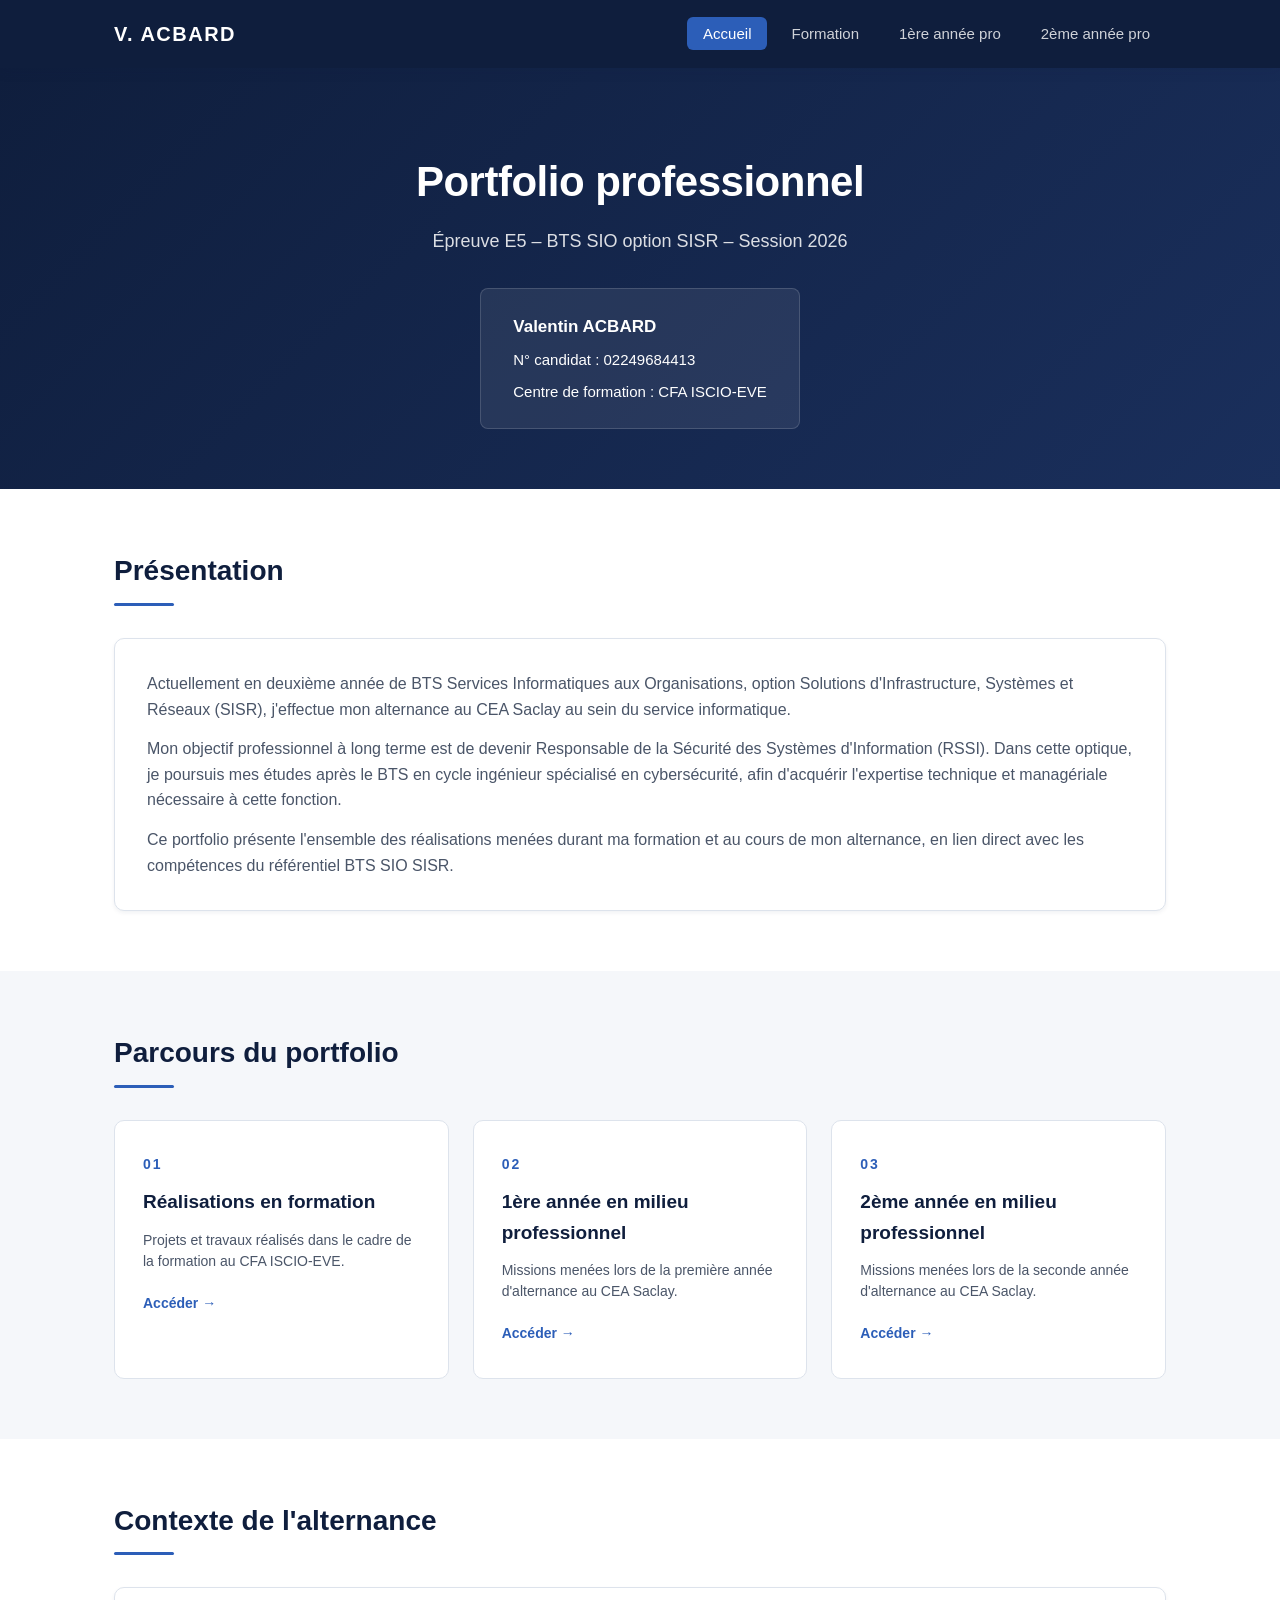
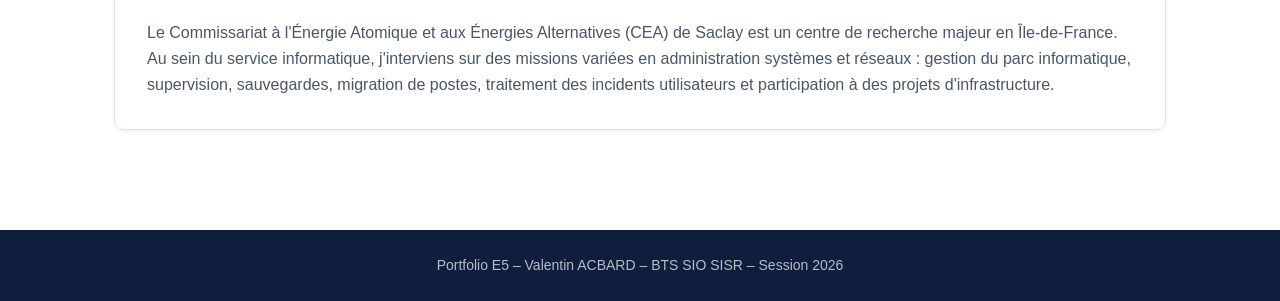
<file: index.html>
<!DOCTYPE html>
<html lang="fr">
<head>
    <meta charset="UTF-8">
    <meta name="viewport" content="width=device-width, initial-scale=1.0">
    <title>Portfolio E5 – Valentin ACBARD</title>
    <link rel="stylesheet" href="css/style.css">
</head>
<body>
    <header class="navbar">
        <div class="container nav-container">
            <a href="index.html" class="logo">V. ACBARD</a>
            <nav>
                <ul class="nav-links">
                    <li><a href="index.html" class="active">Accueil</a></li>
                    <li><a href="formation.html">Formation</a></li>
                    <li><a href="pro-annee1.html">1ère année pro</a></li>
                    <li><a href="pro-annee2.html">2ème année pro</a></li>
                </ul>
            </nav>
        </div>
    </header>

    <main>
        <section class="hero">
            <div class="container">
                <h1>Portfolio professionnel</h1>
                <p class="subtitle">Épreuve E5 – BTS SIO option SISR – Session 2026</p>
                <div class="hero-info">
                    <div><strong>Valentin ACBARD</strong></div>
                    <div>N° candidat : 02249684413</div>
                    <div>Centre de formation : CFA ISCIO-EVE</div>
                </div>
            </div>
        </section>

        <section class="section">
            <div class="container">
                <h2>Présentation</h2>
                <div class="card">
                    <p>
                        Actuellement en deuxième année de BTS Services Informatiques aux Organisations,
                        option Solutions d'Infrastructure, Systèmes et Réseaux (SISR), j'effectue mon
                        alternance au CEA Saclay au sein du service informatique.
                    </p>
                    <p>
                       Mon objectif professionnel à long terme est de devenir Responsable de la Sécurité
                       des Systèmes d'Information (RSSI). Dans cette optique, je poursuis mes études
                       après le BTS en cycle ingénieur spécialisé en cybersécurité, afin d'acquérir
                       l'expertise technique et managériale nécessaire à cette fonction.
                    </p>
                    <p>
                        Ce portfolio présente l'ensemble des réalisations menées durant ma formation et
                        au cours de mon alternance, en lien direct avec les compétences du référentiel
                        BTS SIO SISR.
                    </p>
                </div>
            </div>
        </section>

        <section class="section section-alt">
            <div class="container">
                <h2>Parcours du portfolio</h2>
                <div class="nav-cards">
                    <a href="formation.html" class="nav-card">
                        <div class="nav-card-number">01</div>
                        <h3>Réalisations en formation</h3>
                        <p>Projets et travaux réalisés dans le cadre de la formation au CFA ISCIO-EVE.</p>
                        <span class="nav-card-link">Accéder &rarr;</span>
                    </a>
                    <a href="pro-annee1.html" class="nav-card">
                        <div class="nav-card-number">02</div>
                        <h3>1ère année en milieu professionnel</h3>
                        <p>Missions menées lors de la première année d'alternance au CEA Saclay.</p>
                        <span class="nav-card-link">Accéder &rarr;</span>
                    </a>
                    <a href="pro-annee2.html" class="nav-card">
                        <div class="nav-card-number">03</div>
                        <h3>2ème année en milieu professionnel</h3>
                        <p>Missions menées lors de la seconde année d'alternance au CEA Saclay.</p>
                        <span class="nav-card-link">Accéder &rarr;</span>
                    </a>
                </div>
            </div>
        </section>

        <section class="section">
            <div class="container">
                <h2>Contexte de l'alternance</h2>
                <div class="card">
                    <p>
                        Le Commissariat à l'Énergie Atomique et aux Énergies Alternatives (CEA) de Saclay
                        est un centre de recherche majeur en Île-de-France. Au sein du service informatique,
                        j'interviens sur des missions variées en administration systèmes et réseaux :
                        gestion du parc informatique, supervision, sauvegardes, migration de postes,
                        traitement des incidents utilisateurs et participation à des projets d'infrastructure.
                    </p>
                </div>
            </div>
        </section>
    </main>

    <footer>
        <div class="container">
            <p>Portfolio E5 – Valentin ACBARD – BTS SIO SISR – Session 2026</p>
        </div>
    </footer>
</body>
</html>
</file>
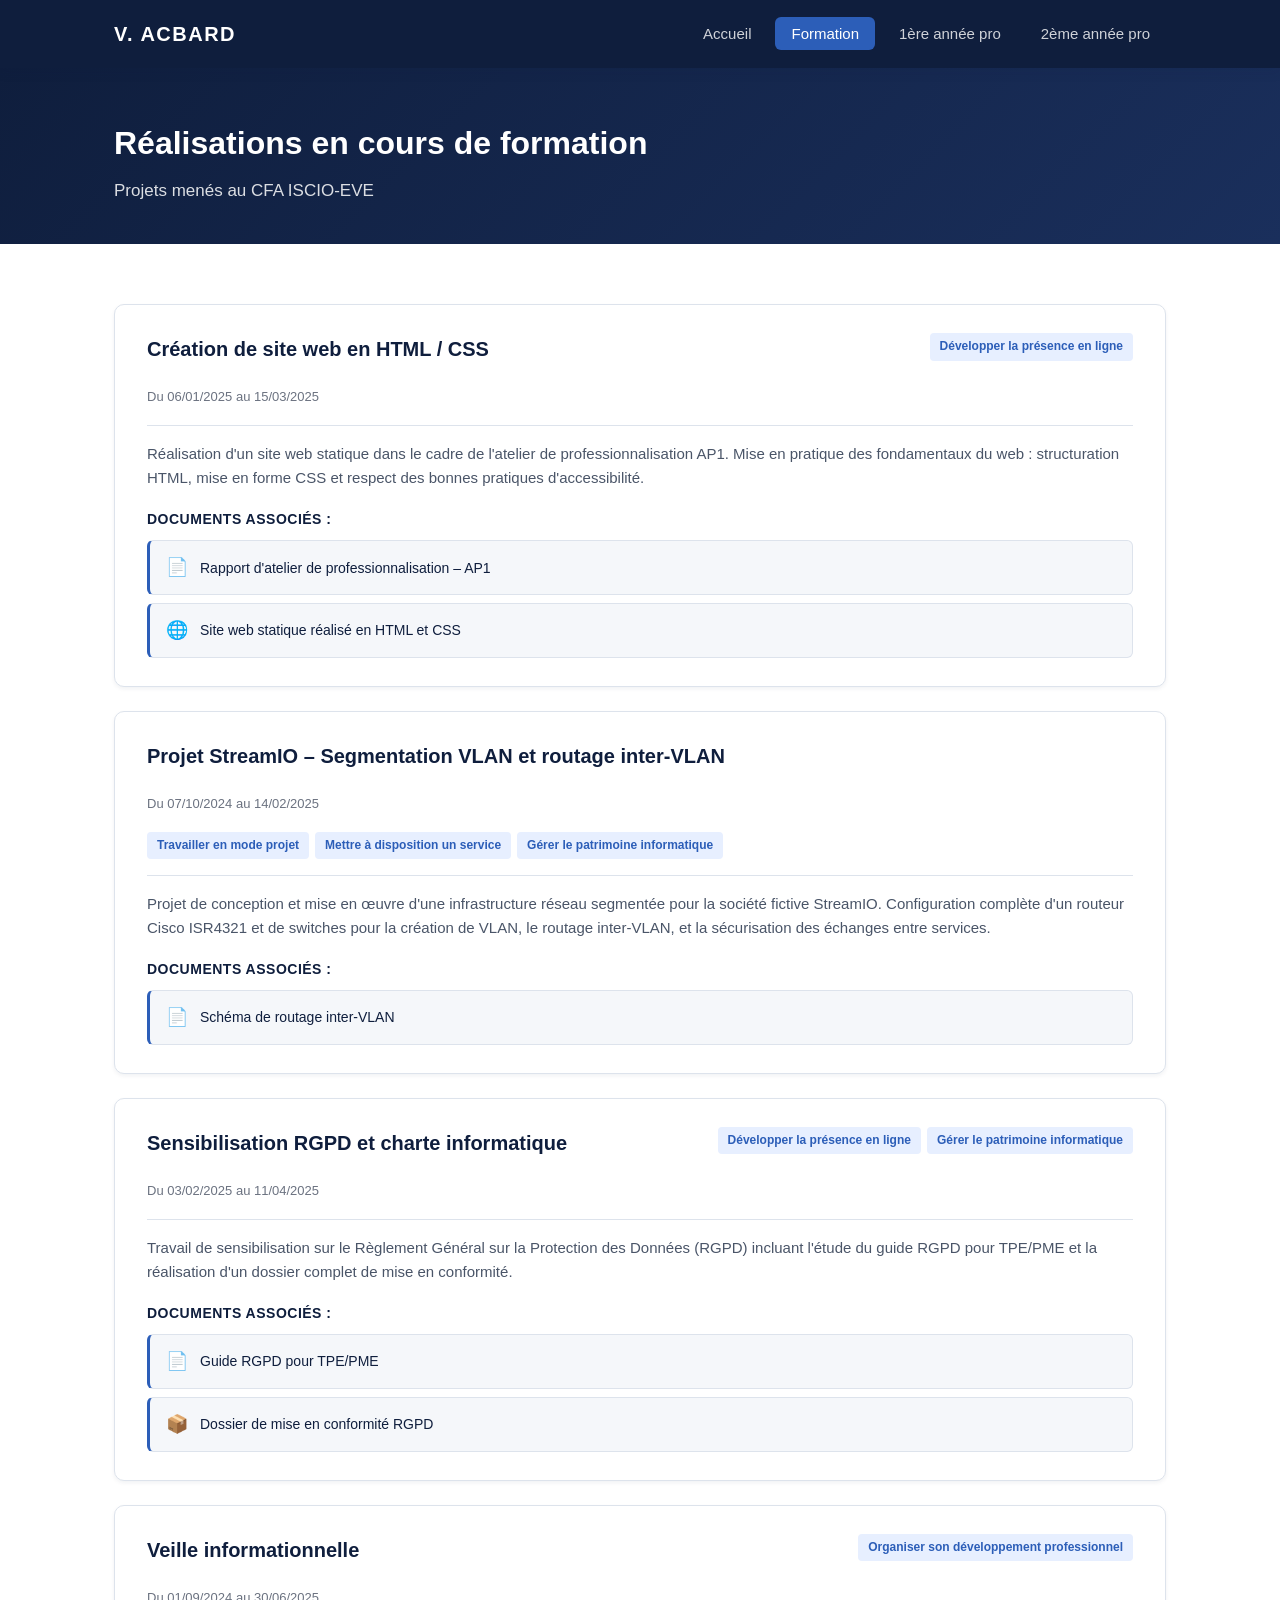
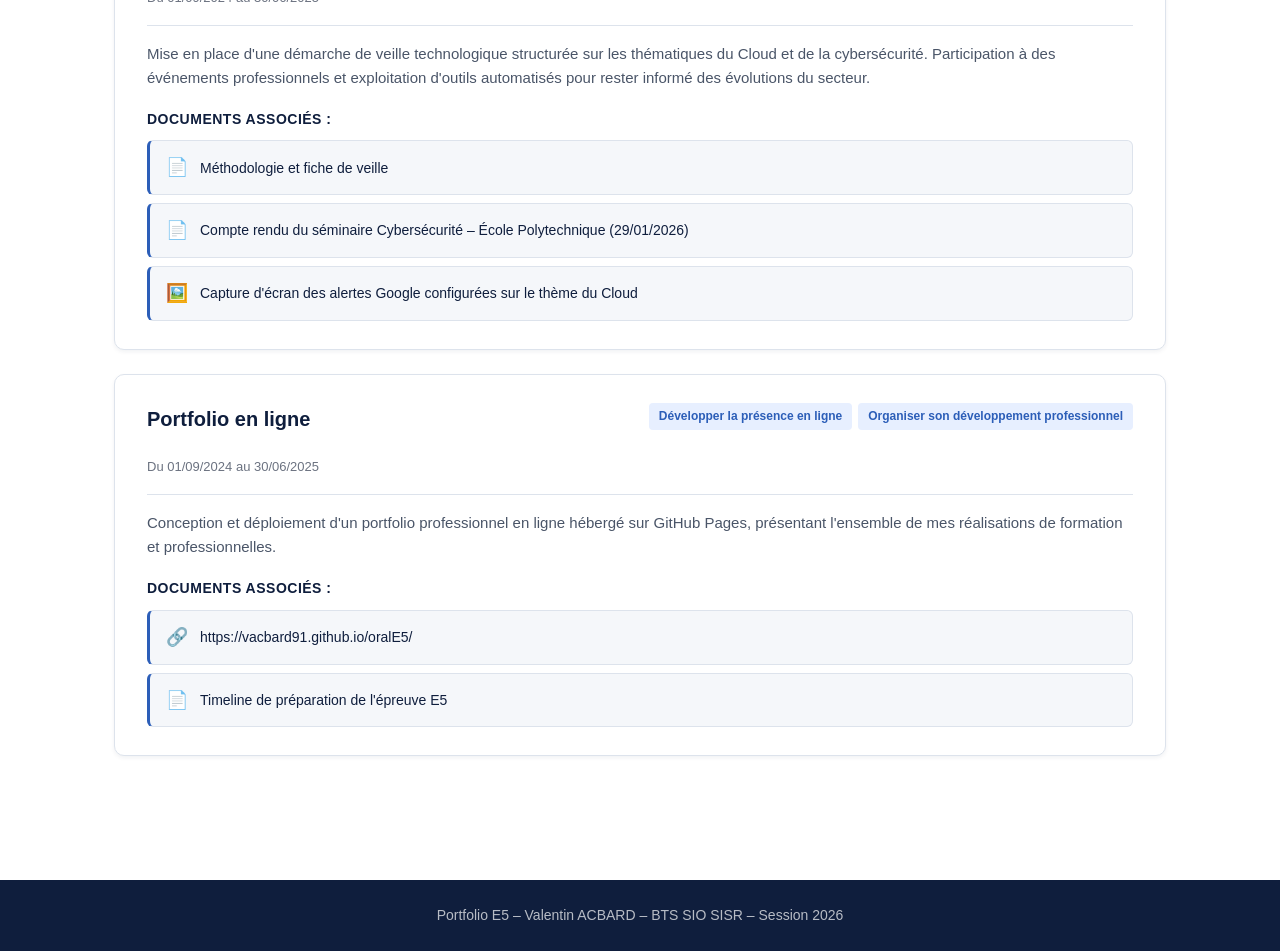
<file: formation.html>
<!DOCTYPE html>
<html lang="fr">
<head>
    <meta charset="UTF-8">
    <meta name="viewport" content="width=device-width, initial-scale=1.0">
    <title>Réalisations en formation – Portfolio E5</title>
    <link rel="stylesheet" href="css/style.css">
</head>
<body>
    <header class="navbar">
        <div class="container nav-container">
            <a href="index.html" class="logo">V. ACBARD</a>
            <nav>
                <ul class="nav-links">
                    <li><a href="index.html">Accueil</a></li>
                    <li><a href="formation.html" class="active">Formation</a></li>
                    <li><a href="pro-annee1.html">1ère année pro</a></li>
                    <li><a href="pro-annee2.html">2ème année pro</a></li>
                </ul>
            </nav>
        </div>
    </header>

    <main>
        <section class="page-header">
            <div class="container">
                <h1>Réalisations en cours de formation</h1>
                <p class="subtitle">Projets menés au CFA ISCIO-EVE</p>
            </div>
        </section>

        <section class="section">
            <div class="container">

                <article class="realisation">
                    <div class="realisation-header">
                        <div>
                            <h2>Création de site web en HTML / CSS</h2>
                            <span class="period">Du 06/01/2025 au 15/03/2025</span>
                        </div>
                        <div class="competences">
                            <span class="badge">Développer la présence en ligne</span>
                        </div>
                    </div>
                    <p class="description">
                        Réalisation d'un site web statique dans le cadre de l'atelier de professionnalisation AP1.
                        Mise en pratique des fondamentaux du web : structuration HTML, mise en forme CSS et
                        respect des bonnes pratiques d'accessibilité.
                    </p>
                    <div class="documents">
                        <h4>Documents associés :</h4>
                        <ul class="doc-list">
                            <li><a href="docs/formation/AP1-V1.pdf" target="_blank" class="doc-link">
                                <span class="doc-icon">📄</span>
                                <span>Rapport d'atelier de professionnalisation – AP1</span>
                            </a></li>
                            <li><a href="docs/formation/site_html_css_VA.html" target="_blank" class="doc-link">
                                <span class="doc-icon">🌐</span>
                                <span>Site web statique réalisé en HTML et CSS</span>
                            </a></li>
                        </ul>
                    </div>
                </article>

                <article class="realisation">
                    <div class="realisation-header">
                        <div>
                            <h2>Projet StreamIO – Segmentation VLAN et routage inter-VLAN</h2>
                            <span class="period">Du 07/10/2024 au 14/02/2025</span>
                        </div>
                        <div class="competences">
                            <span class="badge">Travailler en mode projet</span>
                            <span class="badge">Mettre à disposition un service</span>
                            <span class="badge">Gérer le patrimoine informatique</span>
                        </div>
                    </div>
                    <p class="description">
                        Projet de conception et mise en œuvre d'une infrastructure réseau segmentée pour la
                        société fictive StreamIO. Configuration complète d'un routeur Cisco ISR4321 et de
                        switches pour la création de VLAN, le routage inter-VLAN, et la sécurisation des
                        échanges entre services.
                    </p>
                    <div class="documents">
                        <h4>Documents associés :</h4>
                        <ul class="doc-list">
                            <li><a href="docs/formation/Routage-inter-VLAN.pdf" target="_blank" class="doc-link">
                                <span class="doc-icon">📄</span>
                                <span>Schéma de routage inter-VLAN</span>
                            </a></li>
                        </ul>
                    </div>
                </article>

                <article class="realisation">
                    <div class="realisation-header">
                        <div>
                            <h2>Sensibilisation RGPD et charte informatique</h2>
                            <span class="period">Du 03/02/2025 au 11/04/2025</span>
                        </div>
                        <div class="competences">
                            <span class="badge">Développer la présence en ligne</span>
                            <span class="badge">Gérer le patrimoine informatique</span>
                        </div>
                    </div>
                    <p class="description">
                        Travail de sensibilisation sur le Règlement Général sur la Protection des Données
                        (RGPD) incluant l'étude du guide RGPD pour TPE/PME et la réalisation d'un dossier
                        complet de mise en conformité.
                    </p>
                    <div class="documents">
                        <h4>Documents associés :</h4>
                        <ul class="doc-list">
                            <li><a href="docs/formation/Guide-rgpd-tpe-pme.pdf" target="_blank" class="doc-link">
                                <span class="doc-icon">📄</span>
                                <span>Guide RGPD pour TPE/PME</span>
                            </a></li>
                            <li><a href="docs/formation/Atelier-Mise-en-conformite-RGPD.zip" target="_blank" class="doc-link">
                                <span class="doc-icon">📦</span>
                                <span>Dossier de mise en conformité RGPD</span>
                            </a></li>
                        </ul>
                    </div>
                </article>

                <article class="realisation">
                    <div class="realisation-header">
                        <div>
                            <h2>Veille informationnelle</h2>
                            <span class="period">Du 01/09/2024 au 30/06/2025</span>
                        </div>
                        <div class="competences">
                            <span class="badge">Organiser son développement professionnel</span>
                        </div>
                    </div>
                    <p class="description">
                        Mise en place d'une démarche de veille technologique structurée sur les thématiques
                        du Cloud et de la cybersécurité. Participation à des événements professionnels et
                        exploitation d'outils automatisés pour rester informé des évolutions du secteur.
                    </p>
                    <div class="documents">
                        <h4>Documents associés :</h4>
                        <ul class="doc-list">
                            <li><a href="docs/formation/12-Veille-Informationnelle-Methodologie.pdf" target="_blank" class="doc-link">
                                <span class="doc-icon">📄</span>
                                <span>Méthodologie et fiche de veille</span>
                            </a></li>
                            <li><a href="docs/formation/Billet-Seminaire-Cybersecurite-Polytechnique.pdf" target="_blank" class="doc-link">
                                <span class="doc-icon">📄</span>
                                <span>Compte rendu du séminaire Cybersécurité – École Polytechnique (29/01/2026)</span>
                            </a></li>
                            <li><a href="docs/formation/preuve_google_alerts_Cloud.png" target="_blank" class="doc-link">
                                <span class="doc-icon">🖼️</span>
                                <span>Capture d'écran des alertes Google configurées sur le thème du Cloud</span>
                            </a></li>
                        </ul>
                    </div>
                </article>

                <article class="realisation">
                    <div class="realisation-header">
                        <div>
                            <h2>Portfolio en ligne</h2>
                            <span class="period">Du 01/09/2024 au 30/06/2025</span>
                        </div>
                        <div class="competences">
                            <span class="badge">Développer la présence en ligne</span>
                            <span class="badge">Organiser son développement professionnel</span>
                        </div>
                    </div>
                    <p class="description">
                        Conception et déploiement d'un portfolio professionnel en ligne hébergé sur GitHub
                        Pages, présentant l'ensemble de mes réalisations de formation et professionnelles.
                    </p>
                    <div class="documents">
                        <h4>Documents associés :</h4>
                        <ul class="doc-list">
                            <li><a href="https://vacbard91.github.io/oralE5/" target="_blank" class="doc-link">
                                <span class="doc-icon">🔗</span>
                                <span>https://vacbard91.github.io/oralE5/</span>
                            </a></li>
                            <li><a href="docs/formation/Timeline-preparation-E5.pdf" target="_blank" class="doc-link">
                                <span class="doc-icon">📄</span>
                                <span>Timeline de préparation de l'épreuve E5</span>
                            </a></li>
                        </ul>
                    </div>
                </article>

            </div>
        </section>
    </main>

    <footer>
        <div class="container">
            <p>Portfolio E5 – Valentin ACBARD – BTS SIO SISR – Session 2026</p>
        </div>
    </footer>
</body>
</html>
</file>
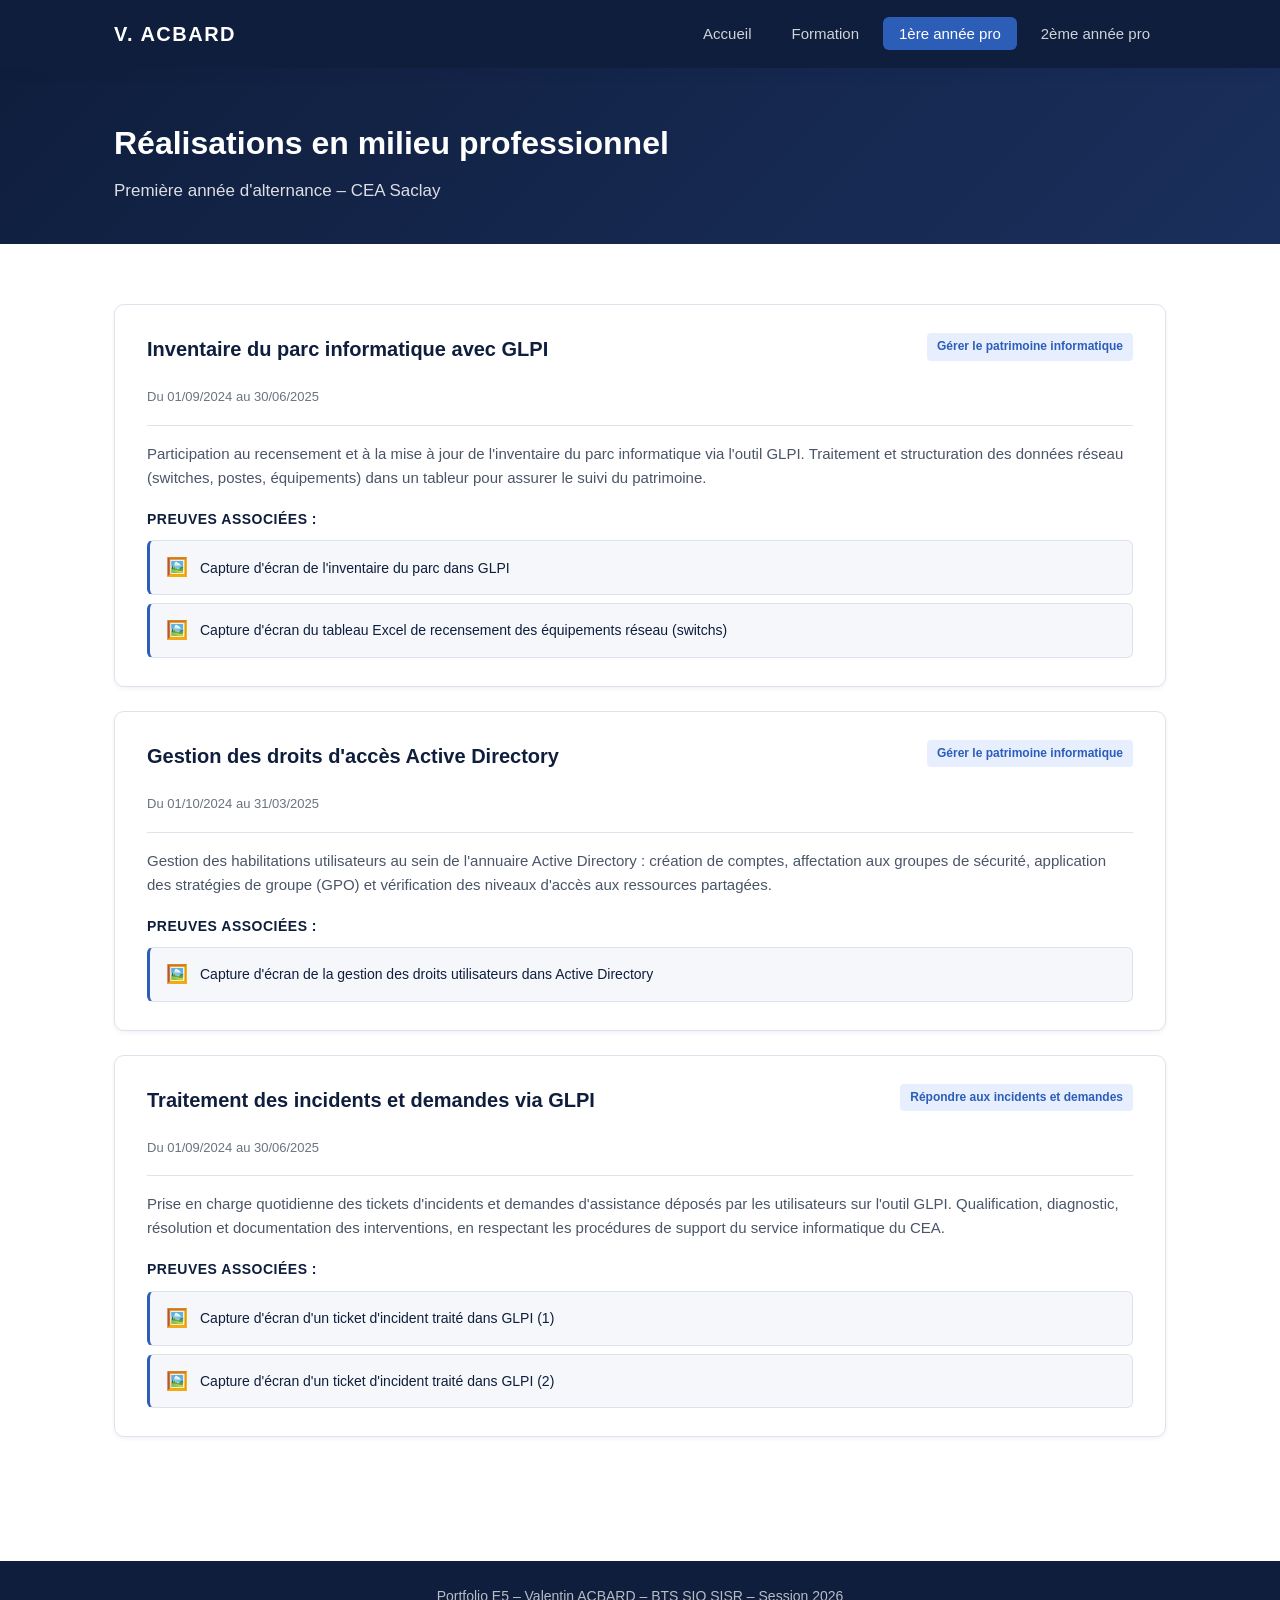
<file: pro-annee1.html>
<!DOCTYPE html>
<html lang="fr">
<head>
    <meta charset="UTF-8">
    <meta name="viewport" content="width=device-width, initial-scale=1.0">
    <title>1ère année pro – Portfolio E5</title>
    <link rel="stylesheet" href="css/style.css">
</head>
<body>
    <header class="navbar">
        <div class="container nav-container">
            <a href="index.html" class="logo">V. ACBARD</a>
            <nav>
                <ul class="nav-links">
                    <li><a href="index.html">Accueil</a></li>
                    <li><a href="formation.html">Formation</a></li>
                    <li><a href="pro-annee1.html" class="active">1ère année pro</a></li>
                    <li><a href="pro-annee2.html">2ème année pro</a></li>
                </ul>
            </nav>
        </div>
    </header>

    <main>
        <section class="page-header">
            <div class="container">
                <h1>Réalisations en milieu professionnel</h1>
                <p class="subtitle">Première année d'alternance – CEA Saclay</p>
            </div>
        </section>

        <section class="section">
            <div class="container">

                <article class="realisation">
                    <div class="realisation-header">
                        <div>
                            <h2>Inventaire du parc informatique avec GLPI</h2>
                            <span class="period">Du 01/09/2024 au 30/06/2025</span>
                        </div>
                        <div class="competences">
                            <span class="badge">Gérer le patrimoine informatique</span>
                        </div>
                    </div>
                    <p class="description">
                        Participation au recensement et à la mise à jour de l'inventaire du parc informatique
                        via l'outil GLPI. Traitement et structuration des données réseau (switches, postes,
                        équipements) dans un tableur pour assurer le suivi du patrimoine.
                    </p>
                    <div class="documents">
                        <h4>Preuves associées :</h4>
                        <ul class="doc-list">
                            <li><a href="docs/pro-annee1/InventaireParcGLPI.png" target="_blank" class="doc-link">
                                <span class="doc-icon">🖼️</span>
                                <span>Capture d'écran de l'inventaire du parc dans GLPI</span>
                            </a></li>
                            <li><a href="docs/pro-annee1/Preuve_excel_switch.png" target="_blank" class="doc-link">
                                <span class="doc-icon">🖼️</span>
                                <span>Capture d'écran du tableau Excel de recensement des équipements réseau (switchs)</span>
                            </a></li>
                        </ul>
                    </div>
                </article>

                <article class="realisation">
                    <div class="realisation-header">
                        <div>
                            <h2>Gestion des droits d'accès Active Directory</h2>
                            <span class="period">Du 01/10/2024 au 31/03/2025</span>
                        </div>
                        <div class="competences">
                            <span class="badge">Gérer le patrimoine informatique</span>
                        </div>
                    </div>
                    <p class="description">
                        Gestion des habilitations utilisateurs au sein de l'annuaire Active Directory :
                        création de comptes, affectation aux groupes de sécurité, application des
                        stratégies de groupe (GPO) et vérification des niveaux d'accès aux ressources
                        partagées.
                    </p>
                    <div class="documents">
                        <h4>Preuves associées :</h4>
                        <ul class="doc-list">
                            <li><a href="docs/pro-annee1/Preuve_Gestion_droit_acces.png" target="_blank" class="doc-link">
                                <span class="doc-icon">🖼️</span>
                                <span>Capture d'écran de la gestion des droits utilisateurs dans Active Directory</span>
                            </a></li>
                        </ul>
                    </div>
                </article>

                <article class="realisation">
                    <div class="realisation-header">
                        <div>
                            <h2>Traitement des incidents et demandes via GLPI</h2>
                            <span class="period">Du 01/09/2024 au 30/06/2025</span>
                        </div>
                        <div class="competences">
                            <span class="badge">Répondre aux incidents et demandes</span>
                        </div>
                    </div>
                    <p class="description">
                        Prise en charge quotidienne des tickets d'incidents et demandes d'assistance
                        déposés par les utilisateurs sur l'outil GLPI. Qualification, diagnostic,
                        résolution et documentation des interventions, en respectant les procédures
                        de support du service informatique du CEA.
                    </p>
                    <div class="documents">
                        <h4>Preuves associées :</h4>
                        <ul class="doc-list">
                            <li><a href="docs/pro-annee1/Preuve_IncidentGLPI.png" target="_blank" class="doc-link">
                                <span class="doc-icon">🖼️</span>
                                <span>Capture d'écran d'un ticket d'incident traité dans GLPI (1)</span>
                            </a></li>
                            <li><a href="docs/pro-annee1/Preuve_INCIDENTGLPI2.png" target="_blank" class="doc-link">
                                <span class="doc-icon">🖼️</span>
                                <span>Capture d'écran d'un ticket d'incident traité dans GLPI (2)</span>
                            </a></li>
                        </ul>
                    </div>
                </article>

            </div>
        </section>
    </main>

    <footer>
        <div class="container">
            <p>Portfolio E5 – Valentin ACBARD – BTS SIO SISR – Session 2026</p>
        </div>
    </footer>
</body>
</html>
</file>
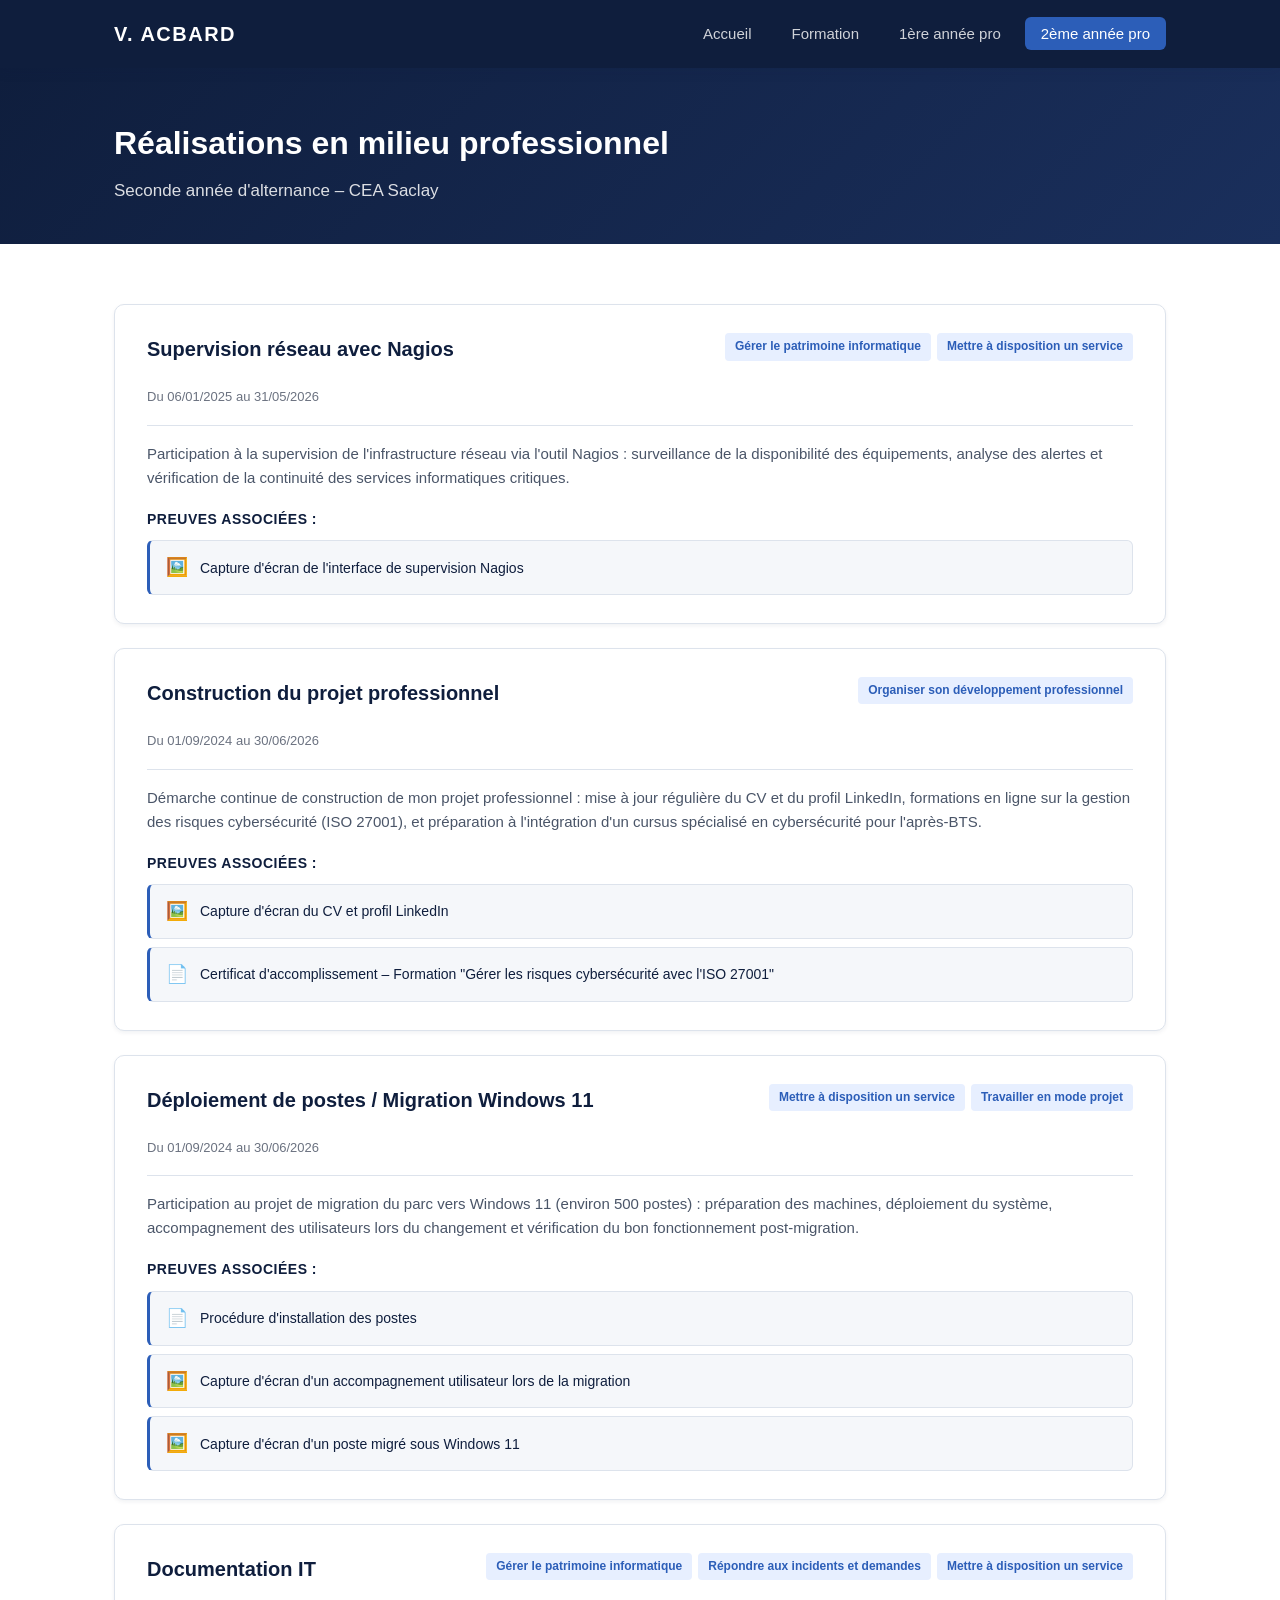
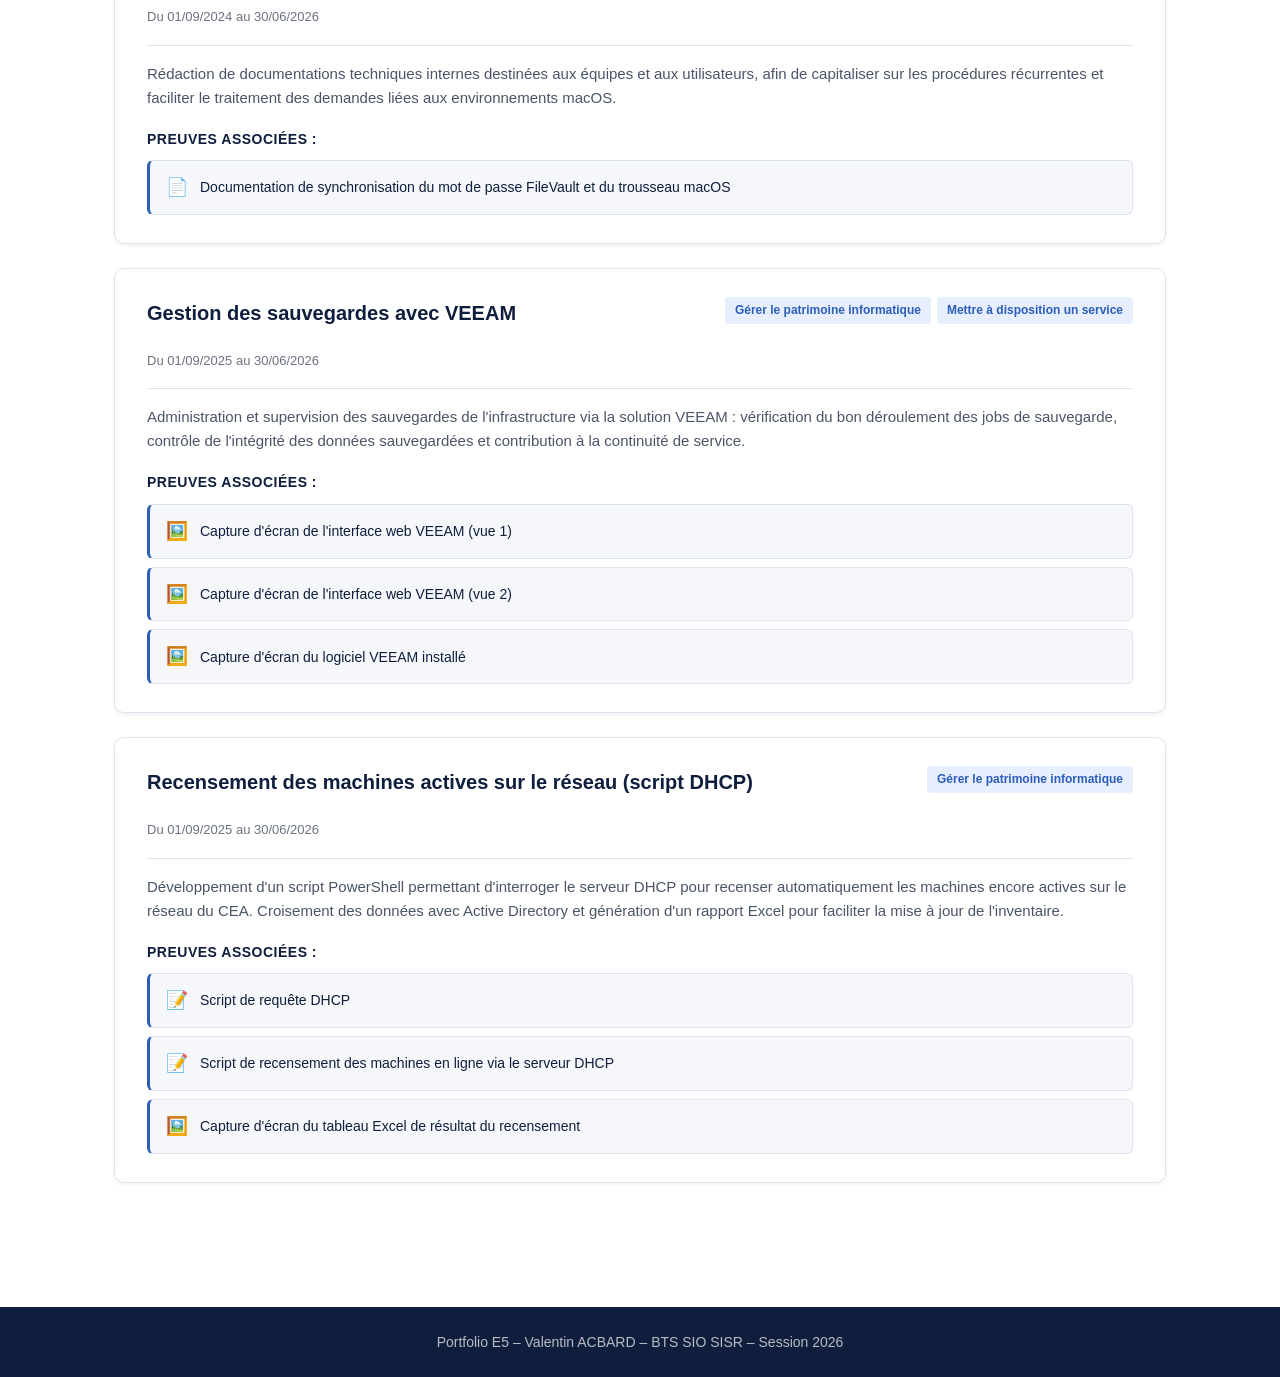
<file: pro-annee2.html>
<!DOCTYPE html>
<html lang="fr">
<head>
    <meta charset="UTF-8">
    <meta name="viewport" content="width=device-width, initial-scale=1.0">
    <title>2ème année pro – Portfolio E5</title>
    <link rel="stylesheet" href="css/style.css">
</head>
<body>
    <header class="navbar">
        <div class="container nav-container">
            <a href="index.html" class="logo">V. ACBARD</a>
            <nav>
                <ul class="nav-links">
                    <li><a href="index.html">Accueil</a></li>
                    <li><a href="formation.html">Formation</a></li>
                    <li><a href="pro-annee1.html">1ère année pro</a></li>
                    <li><a href="pro-annee2.html" class="active">2ème année pro</a></li>
                </ul>
            </nav>
        </div>
    </header>

    <main>
        <section class="page-header">
            <div class="container">
                <h1>Réalisations en milieu professionnel</h1>
                <p class="subtitle">Seconde année d'alternance – CEA Saclay</p>
            </div>
        </section>

        <section class="section">
            <div class="container">

                <article class="realisation">
                    <div class="realisation-header">
                        <div>
                            <h2>Supervision réseau avec Nagios</h2>
                            <span class="period">Du 06/01/2025 au 31/05/2026</span>
                        </div>
                        <div class="competences">
                            <span class="badge">Gérer le patrimoine informatique</span>
                            <span class="badge">Mettre à disposition un service</span>
                        </div>
                    </div>
                    <p class="description">
                        Participation à la supervision de l'infrastructure réseau via l'outil Nagios :
                        surveillance de la disponibilité des équipements, analyse des alertes et
                        vérification de la continuité des services informatiques critiques.
                    </p>
                    <div class="documents">
                        <h4>Preuves associées :</h4>
                        <ul class="doc-list">
                            <li><a href="docs/pro-annee2/preuve_Nagios.png" target="_blank" class="doc-link">
                                <span class="doc-icon">🖼️</span>
                                <span>Capture d'écran de l'interface de supervision Nagios</span>
                            </a></li>
                        </ul>
                    </div>
                </article>

                <article class="realisation">
                    <div class="realisation-header">
                        <div>
                            <h2>Construction du projet professionnel</h2>
                            <span class="period">Du 01/09/2024 au 30/06/2026</span>
                        </div>
                        <div class="competences">
                            <span class="badge">Organiser son développement professionnel</span>
                        </div>
                    </div>
                    <p class="description">
                        Démarche continue de construction de mon projet professionnel : mise à jour
                        régulière du CV et du profil LinkedIn, formations en ligne sur la gestion
                        des risques cybersécurité (ISO 27001), et préparation à l'intégration d'un
                        cursus spécialisé en cybersécurité pour l'après-BTS.
                    </p>
                    <div class="documents">
                        <h4>Preuves associées :</h4>
                        <ul class="doc-list">
                            <li><a href="docs/pro-annee2/preuve_cvlinkedin.png" target="_blank" class="doc-link">
                                <span class="doc-icon">🖼️</span>
                                <span>Capture d'écran du CV et profil LinkedIn</span>
                            </a></li>
                            <li><a href="docs/pro-annee2/CertificatDaccomplissement_ISO27001.pdf" target="_blank" class="doc-link">
                                <span class="doc-icon">📄</span>
                                <span>Certificat d'accomplissement – Formation "Gérer les risques cybersécurité avec l'ISO 27001"</span>
                            </a></li>
                        </ul>
                    </div>
                </article>

                <article class="realisation">
                    <div class="realisation-header">
                        <div>
                            <h2>Déploiement de postes / Migration Windows 11</h2>
                            <span class="period">Du 01/09/2024 au 30/06/2026</span>
                        </div>
                        <div class="competences">
                            <span class="badge">Mettre à disposition un service</span>
                            <span class="badge">Travailler en mode projet</span>
                        </div>
                    </div>
                    <p class="description">
                        Participation au projet de migration du parc vers Windows 11 (environ 500 postes) :
                        préparation des machines, déploiement du système, accompagnement des utilisateurs
                        lors du changement et vérification du bon fonctionnement post-migration.
                    </p>
                    <div class="documents">
                        <h4>Preuves associées :</h4>
                        <ul class="doc-list">
                            <li><a href="docs/pro-annee2/Installation_machine.pdf" target="_blank" class="doc-link">
                                <span class="doc-icon">📄</span>
                                <span>Procédure d'installation des postes</span>
                            </a></li>
                            <li><a href="docs/pro-annee2/Preuve_Accompagnement_MigrationWin11.png" target="_blank" class="doc-link">
                                <span class="doc-icon">🖼️</span>
                                <span>Capture d'écran d'un accompagnement utilisateur lors de la migration</span>
                            </a></li>
                            <li><a href="docs/pro-annee2/Preuve_migrationWin11.png" target="_blank" class="doc-link">
                                <span class="doc-icon">🖼️</span>
                                <span>Capture d'écran d'un poste migré sous Windows 11</span>
                            </a></li>
                        </ul>
                    </div>
                </article>

                <article class="realisation">
                    <div class="realisation-header">
                        <div>
                            <h2>Documentation IT</h2>
                            <span class="period">Du 01/09/2024 au 30/06/2026</span>
                        </div>
                        <div class="competences">
                            <span class="badge">Gérer le patrimoine informatique</span>
                            <span class="badge">Répondre aux incidents et demandes</span>
                            <span class="badge">Mettre à disposition un service</span>
                        </div>
                    </div>
                    <p class="description">
                        Rédaction de documentations techniques internes destinées aux équipes et aux
                        utilisateurs, afin de capitaliser sur les procédures récurrentes et faciliter
                        le traitement des demandes liées aux environnements macOS.
                    </p>
                    <div class="documents">
                        <h4>Preuves associées :</h4>
                        <ul class="doc-list">
                            <li><a href="docs/pro-annee2/Documentation_FileVault_Trousseau.pdf" target="_blank" class="doc-link">
                                <span class="doc-icon">📄</span>
                                <span>Documentation de synchronisation du mot de passe FileVault et du trousseau macOS</span>
                            </a></li>
                        </ul>
                    </div>
                </article>

                <article class="realisation">
                    <div class="realisation-header">
                        <div>
                            <h2>Gestion des sauvegardes avec VEEAM</h2>
                            <span class="period">Du 01/09/2025 au 30/06/2026</span>
                        </div>
                        <div class="competences">
                            <span class="badge">Gérer le patrimoine informatique</span>
                            <span class="badge">Mettre à disposition un service</span>
                        </div>
                    </div>
                    <p class="description">
                        Administration et supervision des sauvegardes de l'infrastructure via la
                        solution VEEAM : vérification du bon déroulement des jobs de sauvegarde,
                        contrôle de l'intégrité des données sauvegardées et contribution à la
                        continuité de service.
                    </p>
                    <div class="documents">
                        <h4>Preuves associées :</h4>
                        <ul class="doc-list">
                            <li><a href="docs/pro-annee2/preuve_sauvegarde_interface_web.png" target="_blank" class="doc-link">
                                <span class="doc-icon">🖼️</span>
                                <span>Capture d'écran de l'interface web VEEAM (vue 1)</span>
                            </a></li>
                            <li><a href="docs/pro-annee2/preuve_sauvegarde_interface_web_2.png" target="_blank" class="doc-link">
                                <span class="doc-icon">🖼️</span>
                                <span>Capture d'écran de l'interface web VEEAM (vue 2)</span>
                            </a></li>
                            <li><a href="docs/pro-annee2/preuve_veeamlogiciel.png" target="_blank" class="doc-link">
                                <span class="doc-icon">🖼️</span>
                                <span>Capture d'écran du logiciel VEEAM installé</span>
                            </a></li>
                        </ul>
                    </div>
                </article>

                <article class="realisation">
                    <div class="realisation-header">
                        <div>
                            <h2>Recensement des machines actives sur le réseau (script DHCP)</h2>
                            <span class="period">Du 01/09/2025 au 30/06/2026</span>
                        </div>
                        <div class="competences">
                            <span class="badge">Gérer le patrimoine informatique</span>
                        </div>
                    </div>
                    <p class="description">
                        Développement d'un script PowerShell permettant d'interroger le serveur DHCP
                        pour recenser automatiquement les machines encore actives sur le réseau du
                        CEA. Croisement des données avec Active Directory et génération d'un rapport
                        Excel pour faciliter la mise à jour de l'inventaire.
                    </p>
                    <div class="documents">
                        <h4>Preuves associées :</h4>
                        <ul class="doc-list">
                            <li><a href="docs/pro-annee2/prompt_DHCP.txt" target="_blank" class="doc-link">
                                <span class="doc-icon">📝</span>
                                <span>Script de requête DHCP</span>
                            </a></li>
                            <li><a href="docs/pro-annee2/DHCP_serveur_recencement_machineONLINE.txt" target="_blank" class="doc-link">
                                <span class="doc-icon">📝</span>
                                <span>Script de recensement des machines en ligne via le serveur DHCP</span>
                            </a></li>
                            <li><a href="docs/pro-annee2/preuve_excel_dhcp.png" target="_blank" class="doc-link">
                                <span class="doc-icon">🖼️</span>
                                <span>Capture d'écran du tableau Excel de résultat du recensement</span>
                            </a></li>
                        </ul>
                    </div>
                </article>

            </div>
        </section>
    </main>

    <footer>
        <div class="container">
            <p>Portfolio E5 – Valentin ACBARD – BTS SIO SISR – Session 2026</p>
        </div>
    </footer>
</body>
</html>
</file>
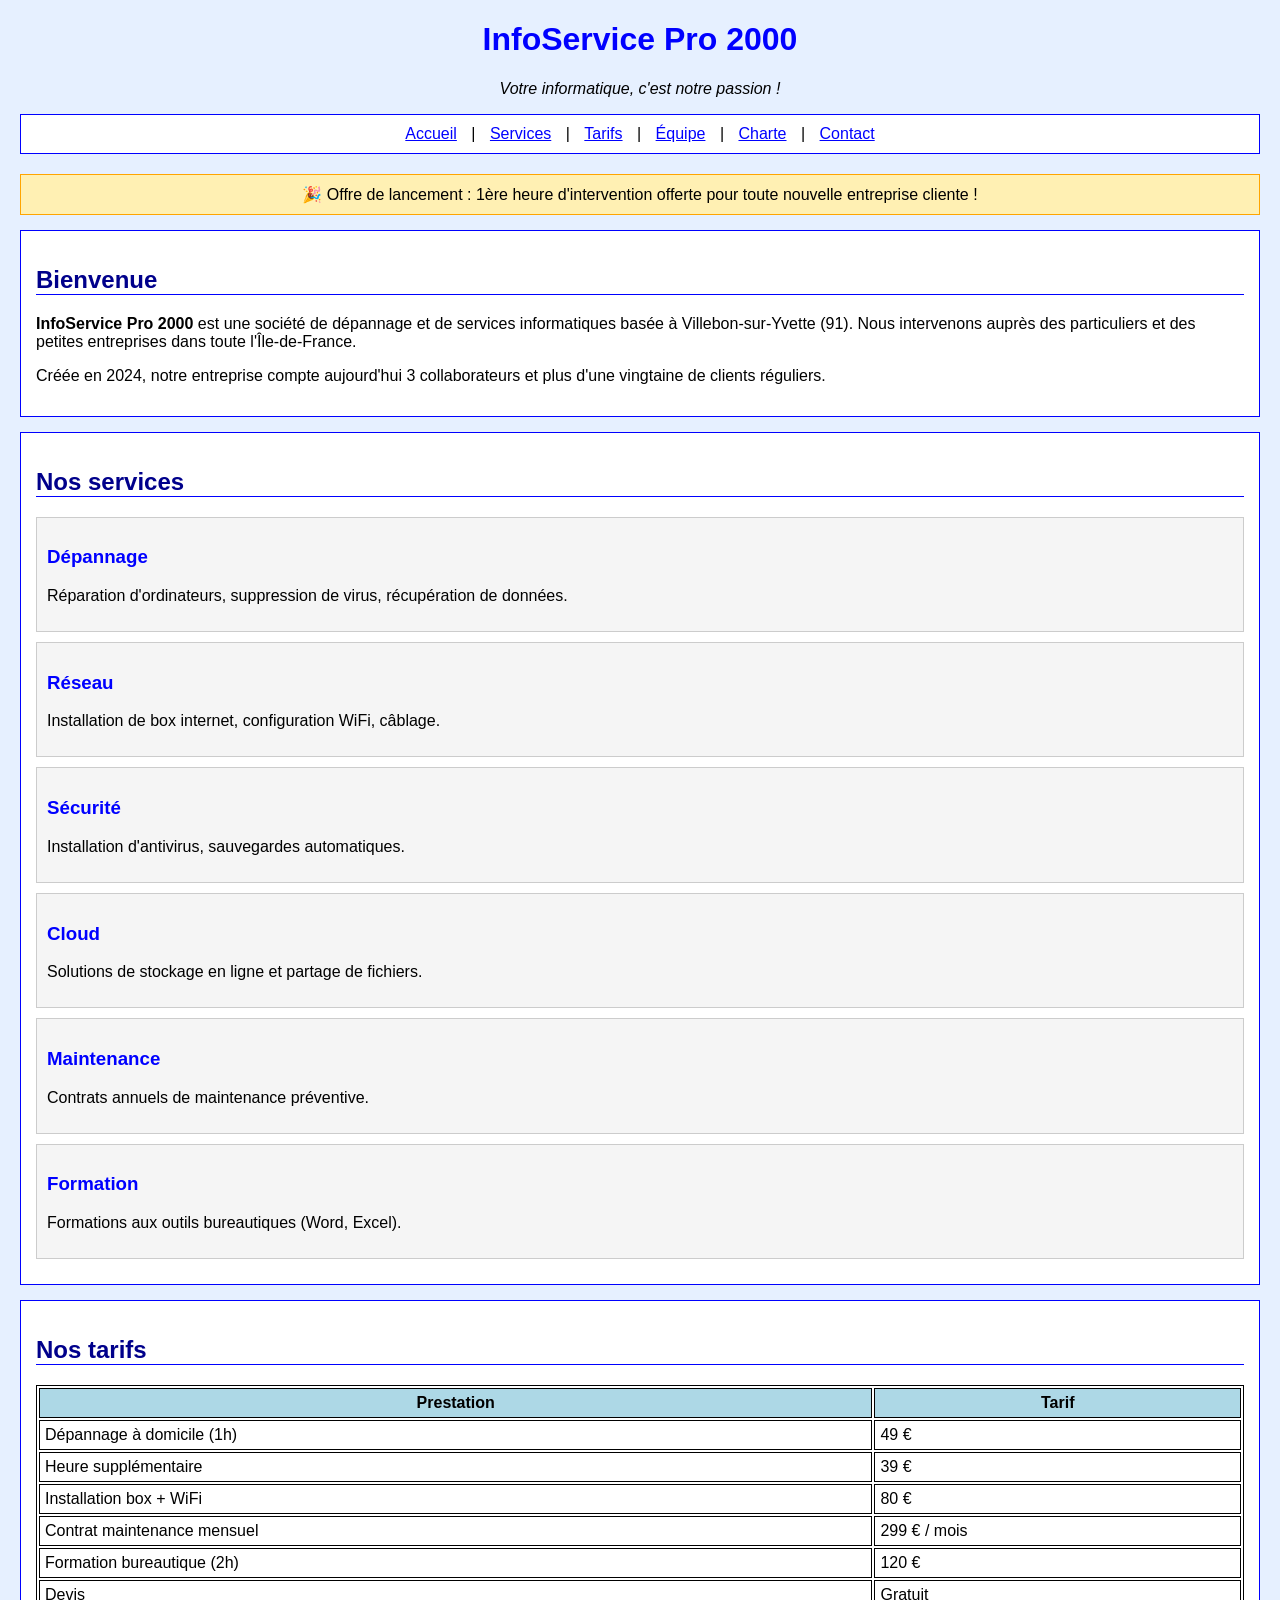
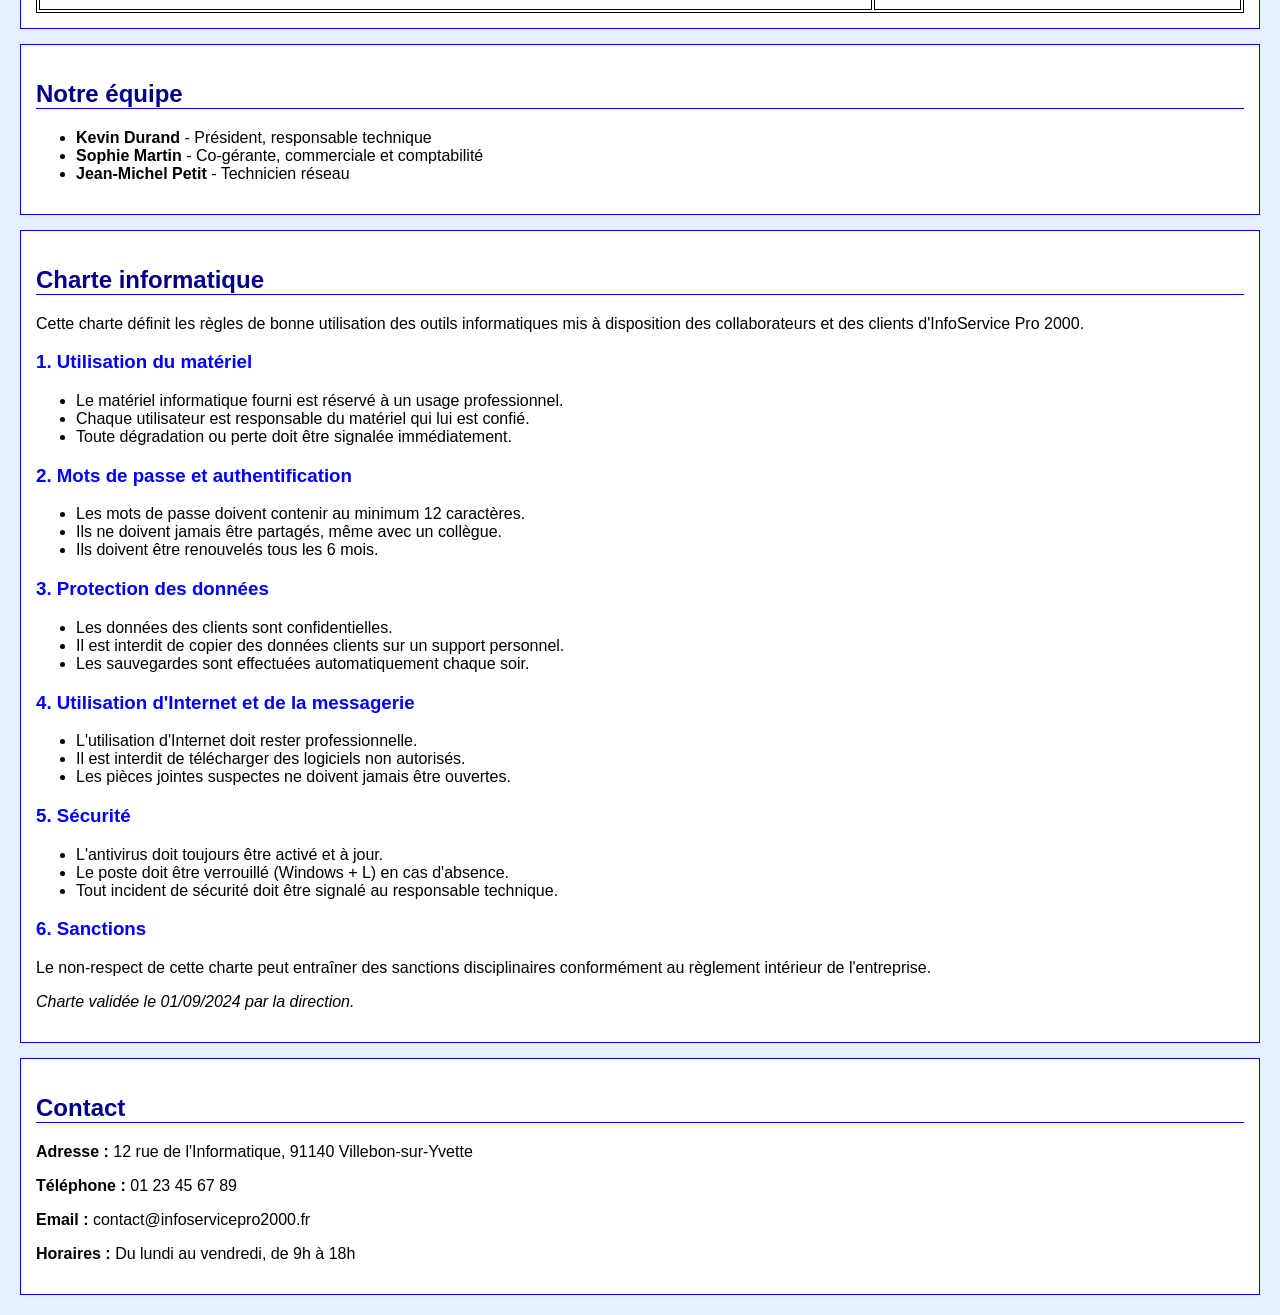
<file: docs/formation/site_html_css_VA.html>
<!DOCTYPE html>
<html lang="fr">
<head>
<meta charset="UTF-8">
<title>InfoService Pro 2000</title>
<style>
  body {
    font-family: Arial;
    background-color: #e6f0ff;
    margin: 20px;
    color: black;
  }
  h1 {
    color: blue;
    text-align: center;
  }
  h2 {
    color: darkblue;
    border-bottom: 1px solid blue;
  }
  h3 {
    color: blue;
  }
  .menu {
    text-align: center;
    background-color: white;
    padding: 10px;
    border: 1px solid blue;
    margin-bottom: 20px;
  }
  .menu a {
    margin: 0 10px;
    color: blue;
  }
  .contenu {
    background-color: white;
    padding: 15px;
    border: 1px solid blue;
    margin-bottom: 15px;
  }
  .service {
    background-color: #f5f5f5;
    padding: 10px;
    margin: 10px 0;
    border: 1px solid #cccccc;
  }
  table {
    border: 1px solid black;
    width: 100%;
  }
  td, th {
    border: 1px solid black;
    padding: 5px;
  }
  th {
    background-color: lightblue;
  }
  .promo {
    background-color: #fff0b3;
    padding: 10px;
    text-align: center;
    border: 1px solid orange;
    margin-bottom: 15px;
  }
</style>
</head>
<body>
 
<h1>InfoService Pro 2000</h1>
<p style="text-align: center;"><i>Votre informatique, c'est notre passion !</i></p>
 
<div class="menu">
  <a href="#accueil">Accueil</a> |
  <a href="#services">Services</a> |
  <a href="#tarifs">Tarifs</a> |
  <a href="#equipe">Équipe</a> |
  <a href="#charte">Charte</a> |
  <a href="#contact">Contact</a>
</div>
 
<div class="promo">
  🎉 Offre de lancement : 1ère heure d'intervention offerte pour toute nouvelle entreprise cliente !
</div>
 
<div class="contenu" id="accueil">
  <h2>Bienvenue</h2>
  <p>
    <b>InfoService Pro 2000</b> est une société de dépannage et de services informatiques
    basée à Villebon-sur-Yvette (91). Nous intervenons auprès des particuliers et des petites
    entreprises dans toute l'Île-de-France.
  </p>
  <p>
    Créée en 2024, notre entreprise compte aujourd'hui 3 collaborateurs et plus d'une vingtaine
    de clients réguliers.
  </p>
</div>
 
<div class="contenu" id="services">
  <h2>Nos services</h2>
 
  <div class="service">
    <h3>Dépannage</h3>
    <p>Réparation d'ordinateurs, suppression de virus, récupération de données.</p>
  </div>
 
  <div class="service">
    <h3>Réseau</h3>
    <p>Installation de box internet, configuration WiFi, câblage.</p>
  </div>
 
  <div class="service">
    <h3>Sécurité</h3>
    <p>Installation d'antivirus, sauvegardes automatiques.</p>
  </div>
 
  <div class="service">
    <h3>Cloud</h3>
    <p>Solutions de stockage en ligne et partage de fichiers.</p>
  </div>
 
  <div class="service">
    <h3>Maintenance</h3>
    <p>Contrats annuels de maintenance préventive.</p>
  </div>
 
  <div class="service">
    <h3>Formation</h3>
    <p>Formations aux outils bureautiques (Word, Excel).</p>
  </div>
</div>
 
<div class="contenu" id="tarifs">
  <h2>Nos tarifs</h2>
  <table>
    <tr>
      <th>Prestation</th>
      <th>Tarif</th>
    </tr>
    <tr>
      <td>Dépannage à domicile (1h)</td>
      <td>49 €</td>
    </tr>
    <tr>
      <td>Heure supplémentaire</td>
      <td>39 €</td>
    </tr>
    <tr>
      <td>Installation box + WiFi</td>
      <td>80 €</td>
    </tr>
    <tr>
      <td>Contrat maintenance mensuel</td>
      <td>299 € / mois</td>
    </tr>
    <tr>
      <td>Formation bureautique (2h)</td>
      <td>120 €</td>
    </tr>
    <tr>
      <td>Devis</td>
      <td>Gratuit</td>
    </tr>
  </table>
</div>
 
<div class="contenu" id="equipe">
  <h2>Notre équipe</h2>
  <ul>
    <li><b>Kevin Durand</b> - Président, responsable technique</li>
    <li><b>Sophie Martin</b> - Co-gérante, commerciale et comptabilité</li>
    <li><b>Jean-Michel Petit</b> - Technicien réseau</li>
  </ul>
</div>
 
<div class="contenu" id="charte">
  <h2>Charte informatique</h2>
  <p>
    Cette charte définit les règles de bonne utilisation des outils informatiques
    mis à disposition des collaborateurs et des clients d'InfoService Pro 2000.
  </p>
 
  <h3>1. Utilisation du matériel</h3>
  <ul>
    <li>Le matériel informatique fourni est réservé à un usage professionnel.</li>
    <li>Chaque utilisateur est responsable du matériel qui lui est confié.</li>
    <li>Toute dégradation ou perte doit être signalée immédiatement.</li>
  </ul>
 
  <h3>2. Mots de passe et authentification</h3>
  <ul>
    <li>Les mots de passe doivent contenir au minimum 12 caractères.</li>
    <li>Ils ne doivent jamais être partagés, même avec un collègue.</li>
    <li>Ils doivent être renouvelés tous les 6 mois.</li>
  </ul>
 
  <h3>3. Protection des données</h3>
  <ul>
    <li>Les données des clients sont confidentielles.</li>
    <li>Il est interdit de copier des données clients sur un support personnel.</li>
    <li>Les sauvegardes sont effectuées automatiquement chaque soir.</li>
  </ul>
 
  <h3>4. Utilisation d'Internet et de la messagerie</h3>
  <ul>
    <li>L'utilisation d'Internet doit rester professionnelle.</li>
    <li>Il est interdit de télécharger des logiciels non autorisés.</li>
    <li>Les pièces jointes suspectes ne doivent jamais être ouvertes.</li>
  </ul>
 
  <h3>5. Sécurité</h3>
  <ul>
    <li>L'antivirus doit toujours être activé et à jour.</li>
    <li>Le poste doit être verrouillé (Windows + L) en cas d'absence.</li>
    <li>Tout incident de sécurité doit être signalé au responsable technique.</li>
  </ul>
 
  <h3>6. Sanctions</h3>
  <p>
    Le non-respect de cette charte peut entraîner des sanctions disciplinaires
    conformément au règlement intérieur de l'entreprise.
  </p>
 
  <p><i>Charte validée le 01/09/2024 par la direction.</i></p>
</div>
 
<div class="contenu" id="contact">
  <h2>Contact</h2>
  <p><b>Adresse :</b> 12 rue de l'Informatique, 91140 Villebon-sur-Yvette</p>
  <p><b>Téléphone :</b> 01 23 45 67 89</p>
  <p><b>Email :</b> contact@infoservicepro2000.fr</p>
  <p><b>Horaires :</b> Du lundi au vendredi, de 9h à 18h</p>
</div>
 
</body>
</html>
</file>
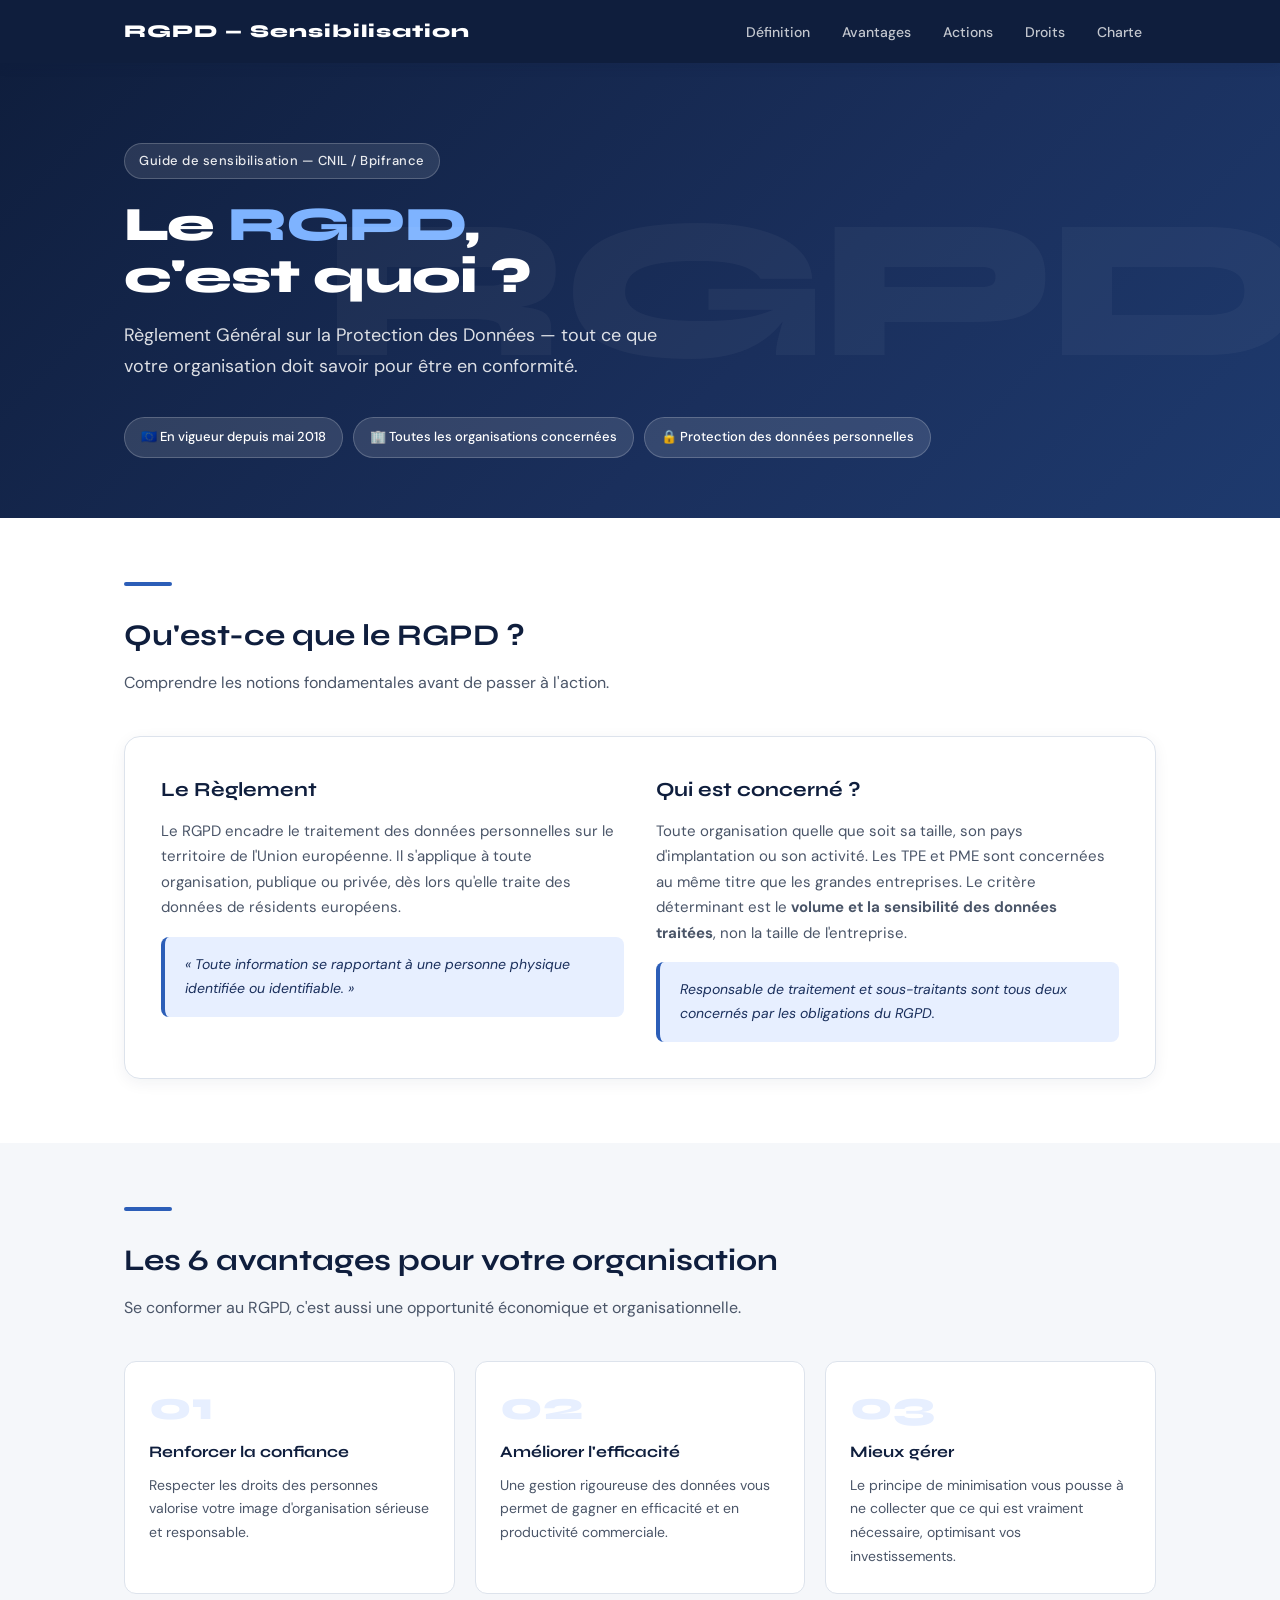
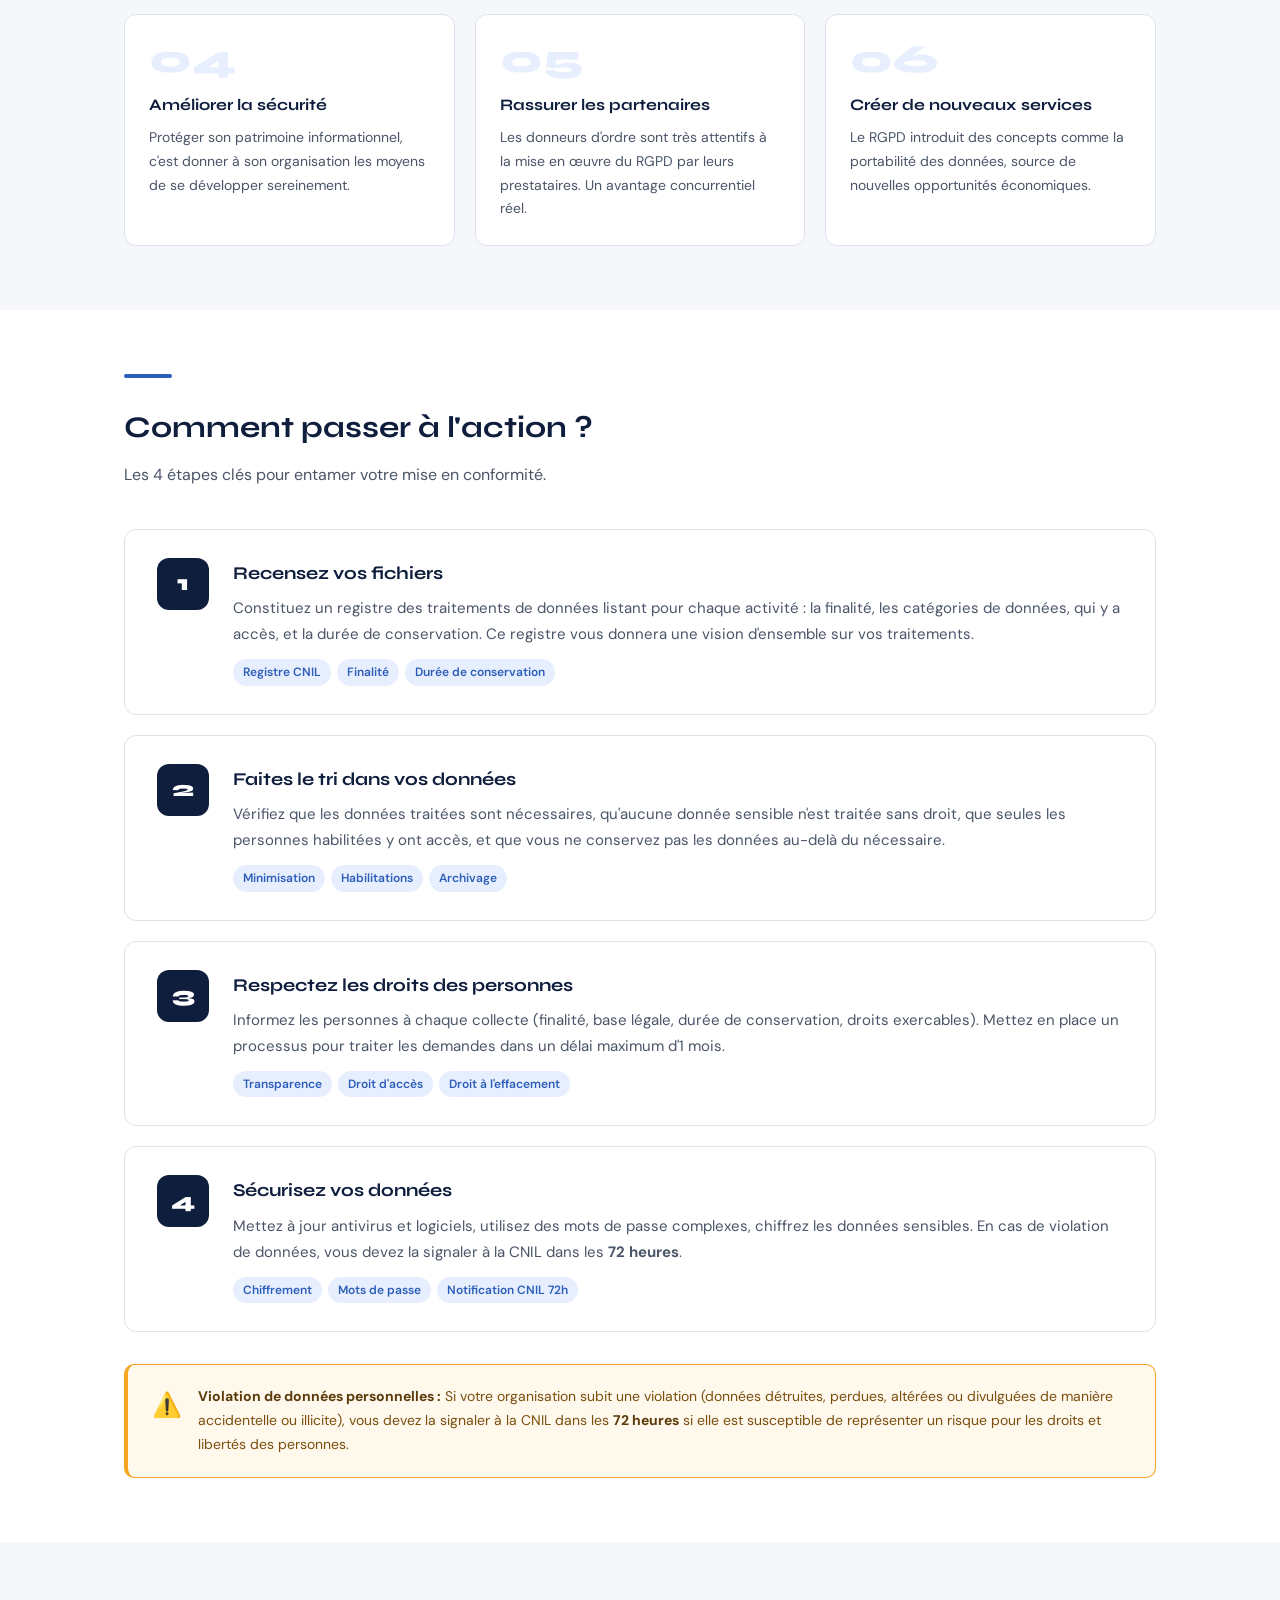
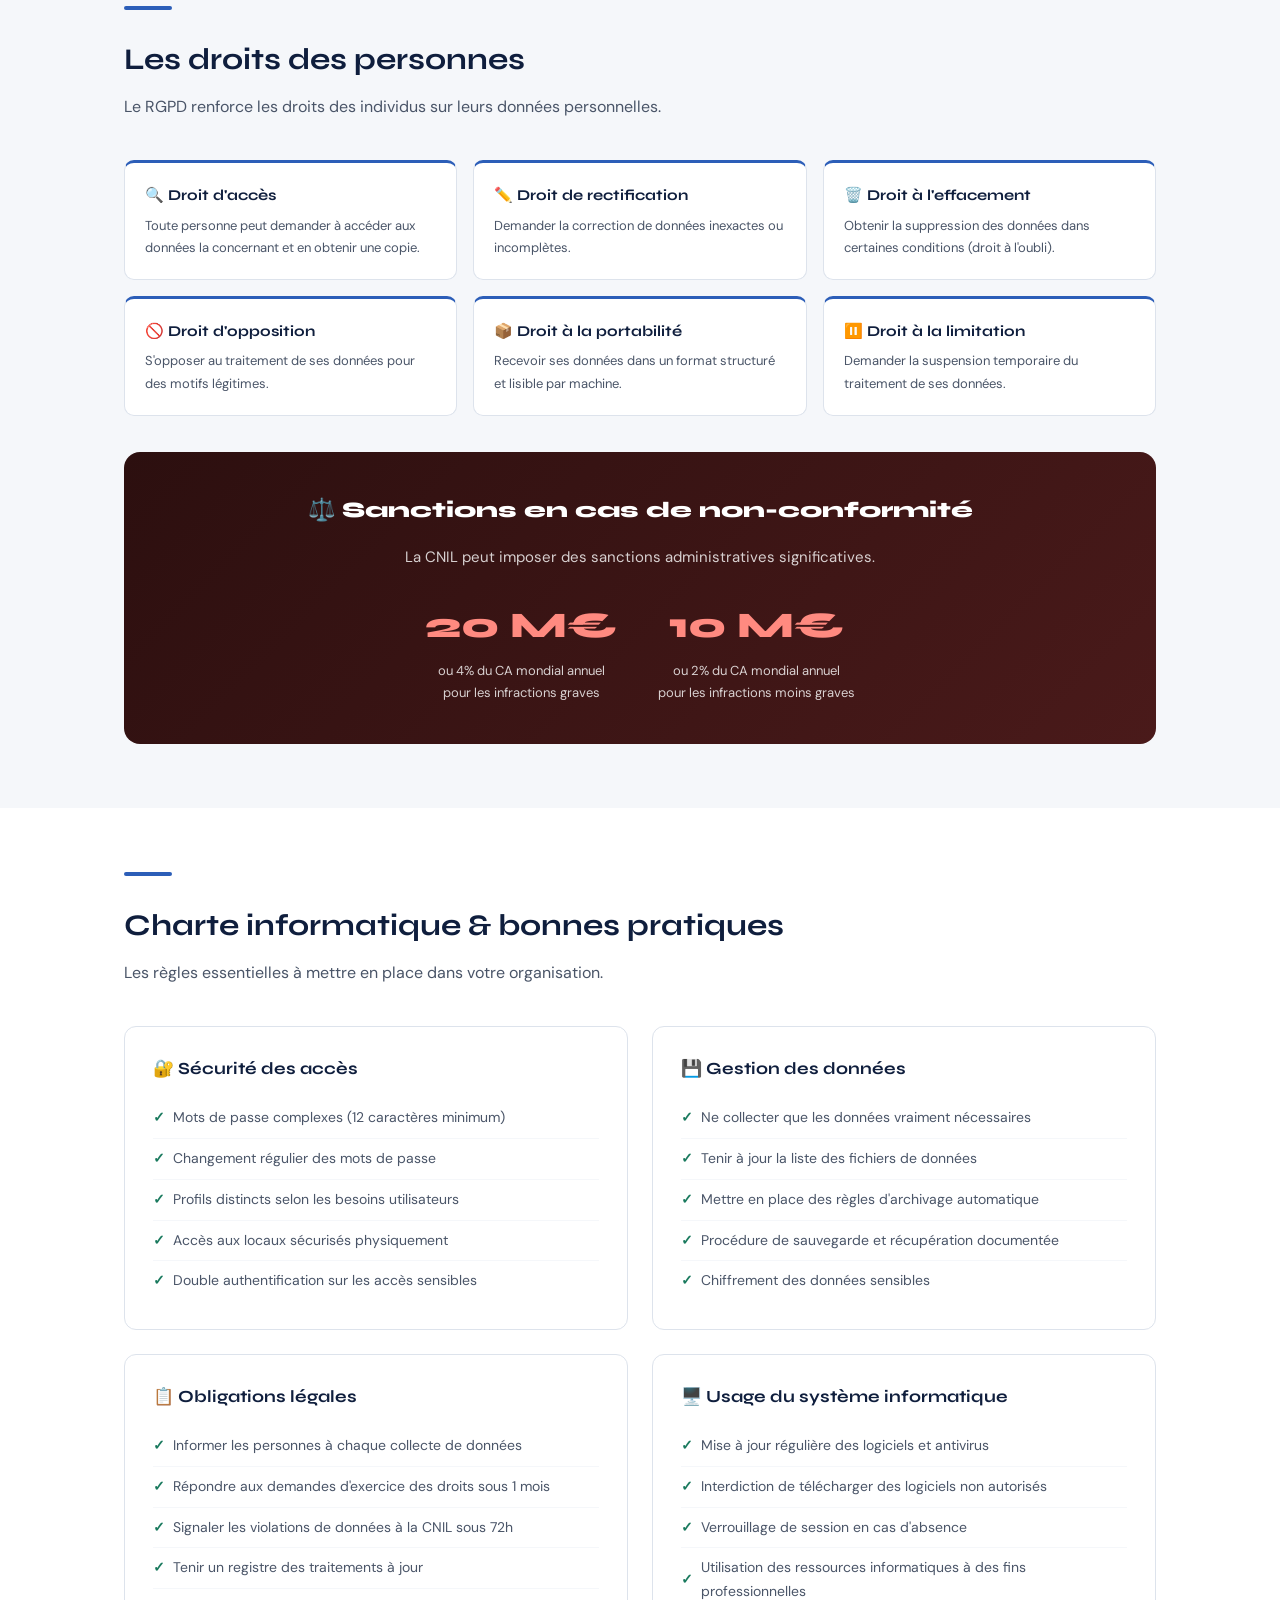
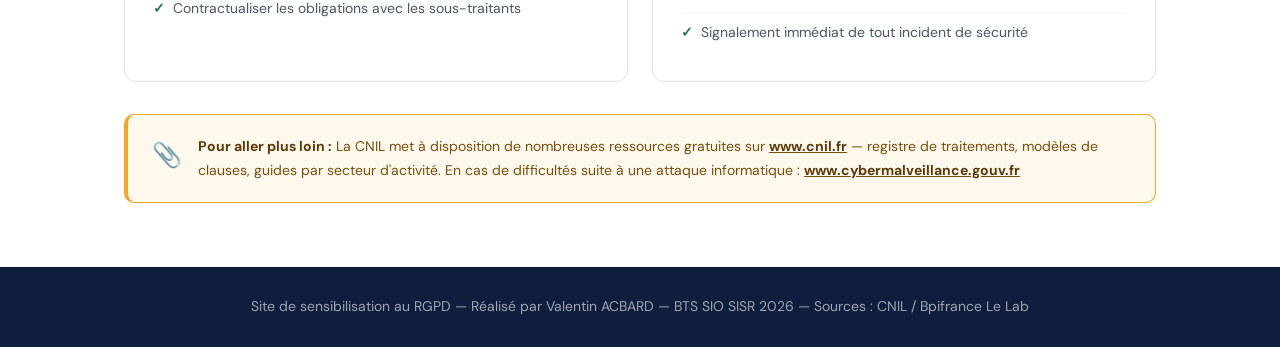
<file: docs/formation/site_rgpd_VA.html>
<!DOCTYPE html>
<html lang="fr">
<head>
    <meta charset="UTF-8">
    <meta name="viewport" content="width=device-width, initial-scale=1.0">
    <title>Sensibilisation RGPD – TPE/PME</title>
    <style>
        @import url('https://fonts.googleapis.com/css2?family=Syne:wght@400;600;700;800&family=DM+Sans:ital,wght@0,300;0,400;0,500;1,300&display=swap');

        :root {
            --bleu-nuit: #0f1e3d;
            --bleu-mid: #1a2f5c;
            --bleu-accent: #2c5eb8;
            --bleu-clair: #e7efff;
            --vert: #1a7a5e;
            --vert-clair: #e3f5ef;
            --jaune: #f5a623;
            --jaune-clair: #fff8ed;
            --rouge: #c0392b;
            --blanc: #ffffff;
            --gris-fond: #f5f7fa;
            --gris-bord: #dde3ec;
            --gris-texte: #4a5568;
        }

        * { margin: 0; padding: 0; box-sizing: border-box; }

        body {
            font-family: 'DM Sans', sans-serif;
            color: #2d3748;
            background: var(--blanc);
            line-height: 1.7;
        }

        /* ===== NAV ===== */
        nav {
            background: var(--bleu-nuit);
            padding: 16px 0;
            position: sticky;
            top: 0;
            z-index: 100;
            box-shadow: 0 2px 12px rgba(15,30,61,.15);
        }
        nav .container {
            display: flex;
            justify-content: space-between;
            align-items: center;
        }
        nav .brand {
            color: #fff;
            font-family: 'Syne', sans-serif;
            font-weight: 800;
            font-size: 18px;
            letter-spacing: 1px;
            text-decoration: none;
        }
        nav ul {
            list-style: none;
            display: flex;
            gap: 4px;
        }
        nav ul a {
            color: rgba(255,255,255,.75);
            text-decoration: none;
            padding: 7px 14px;
            border-radius: 6px;
            font-size: 14px;
            font-weight: 500;
            transition: all .2s;
        }
        nav ul a:hover { background: rgba(255,255,255,.1); color: #fff; }

        /* ===== HERO ===== */
        .hero {
            background: linear-gradient(135deg, var(--bleu-nuit) 0%, var(--bleu-mid) 60%, #1e3a6e 100%);
            color: #fff;
            padding: 80px 0 60px;
            position: relative;
            overflow: hidden;
        }
        .hero::before {
            content: 'RGPD';
            position: absolute;
            right: -20px;
            top: 50%;
            transform: translateY(-50%);
            font-family: 'Syne', sans-serif;
            font-size: 200px;
            font-weight: 800;
            color: rgba(255,255,255,.04);
            pointer-events: none;
            letter-spacing: -8px;
        }
        .hero-badge {
            display: inline-block;
            background: rgba(255,255,255,.1);
            border: 1px solid rgba(255,255,255,.2);
            color: rgba(255,255,255,.9);
            padding: 6px 14px;
            border-radius: 100px;
            font-size: 13px;
            font-weight: 500;
            margin-bottom: 20px;
            letter-spacing: .5px;
        }
        .hero h1 {
            font-family: 'Syne', sans-serif;
            font-size: 48px;
            font-weight: 800;
            line-height: 1.1;
            margin-bottom: 16px;
            letter-spacing: -1px;
        }
        .hero h1 span { color: #7eb3ff; }
        .hero p {
            font-size: 18px;
            opacity: .85;
            max-width: 560px;
            margin-bottom: 36px;
        }
        .hero-pills {
            display: flex;
            gap: 10px;
            flex-wrap: wrap;
        }
        .pill {
            background: rgba(255,255,255,.12);
            border: 1px solid rgba(255,255,255,.2);
            color: #fff;
            padding: 8px 16px;
            border-radius: 100px;
            font-size: 13px;
            font-weight: 500;
        }

        /* ===== CONTAINER ===== */
        .container { max-width: 1080px; margin: 0 auto; padding: 0 24px; }

        /* ===== SECTION ===== */
        .section { padding: 64px 0; }
        .section-alt { background: var(--gris-fond); }
        .section-title {
            font-family: 'Syne', sans-serif;
            font-size: 30px;
            font-weight: 700;
            color: var(--bleu-nuit);
            margin-bottom: 8px;
        }
        .section-subtitle {
            color: var(--gris-texte);
            font-size: 16px;
            margin-bottom: 40px;
        }
        .section-title-accent {
            display: inline-block;
            width: 48px;
            height: 4px;
            background: var(--bleu-accent);
            border-radius: 2px;
            margin-bottom: 16px;
        }

        /* ===== DEFINITION ===== */
        .definition-card {
            background: var(--blanc);
            border: 1px solid var(--gris-bord);
            border-radius: 16px;
            padding: 36px;
            display: grid;
            grid-template-columns: 1fr 1fr;
            gap: 32px;
            box-shadow: 0 4px 16px rgba(15,30,61,.06);
        }
        .definition-card h3 {
            font-family: 'Syne', sans-serif;
            font-size: 20px;
            font-weight: 700;
            color: var(--bleu-nuit);
            margin-bottom: 12px;
        }
        .definition-card p { color: var(--gris-texte); font-size: 15px; }
        .def-highlight {
            background: var(--bleu-clair);
            border-left: 4px solid var(--bleu-accent);
            border-radius: 8px;
            padding: 16px 20px;
            margin-top: 16px;
            font-size: 14px;
            color: var(--bleu-mid);
            font-style: italic;
        }

        /* ===== AVANTAGES ===== */
        .avantages-grid {
            display: grid;
            grid-template-columns: repeat(3, 1fr);
            gap: 20px;
        }
        .avantage-card {
            background: var(--blanc);
            border: 1px solid var(--gris-bord);
            border-radius: 12px;
            padding: 24px;
            position: relative;
            transition: all .25s;
        }
        .avantage-card:hover {
            transform: translateY(-4px);
            box-shadow: 0 8px 24px rgba(15,30,61,.1);
            border-color: var(--bleu-accent);
        }
        .avantage-num {
            font-family: 'Syne', sans-serif;
            font-size: 40px;
            font-weight: 800;
            color: var(--bleu-clair);
            line-height: 1;
            margin-bottom: 12px;
        }
        .avantage-card h3 {
            font-family: 'Syne', sans-serif;
            font-size: 16px;
            font-weight: 700;
            color: var(--bleu-nuit);
            margin-bottom: 8px;
        }
        .avantage-card p { color: var(--gris-texte); font-size: 14px; }

        /* ===== 4 ACTIONS ===== */
        .actions-list { display: flex; flex-direction: column; gap: 20px; }
        .action-card {
            background: var(--blanc);
            border: 1px solid var(--gris-bord);
            border-radius: 12px;
            padding: 28px 32px;
            display: flex;
            gap: 24px;
            align-items: flex-start;
            transition: box-shadow .2s;
        }
        .action-card:hover { box-shadow: 0 4px 16px rgba(15,30,61,.08); }
        .action-num {
            flex-shrink: 0;
            width: 52px;
            height: 52px;
            background: var(--bleu-nuit);
            color: #fff;
            border-radius: 12px;
            display: flex;
            align-items: center;
            justify-content: center;
            font-family: 'Syne', sans-serif;
            font-size: 22px;
            font-weight: 800;
        }
        .action-content h3 {
            font-family: 'Syne', sans-serif;
            font-size: 18px;
            font-weight: 700;
            color: var(--bleu-nuit);
            margin-bottom: 8px;
        }
        .action-content p { color: var(--gris-texte); font-size: 15px; }
        .action-tags {
            display: flex;
            flex-wrap: wrap;
            gap: 6px;
            margin-top: 12px;
        }
        .action-tag {
            background: var(--bleu-clair);
            color: var(--bleu-accent);
            padding: 3px 10px;
            border-radius: 100px;
            font-size: 12px;
            font-weight: 600;
        }

        /* ===== DROITS ===== */
        .droits-grid {
            display: grid;
            grid-template-columns: repeat(3, 1fr);
            gap: 16px;
        }
        .droit-card {
            background: var(--blanc);
            border: 1px solid var(--gris-bord);
            border-radius: 10px;
            padding: 20px;
            border-top: 3px solid var(--bleu-accent);
        }
        .droit-card h4 {
            font-family: 'Syne', sans-serif;
            font-size: 15px;
            font-weight: 700;
            color: var(--bleu-nuit);
            margin-bottom: 6px;
        }
        .droit-card p { color: var(--gris-texte); font-size: 13px; }

        /* ===== ALERT BOX ===== */
        .alert-box {
            background: #fff8ed;
            border: 1px solid #f5a623;
            border-left: 4px solid #f5a623;
            border-radius: 10px;
            padding: 20px 24px;
            display: flex;
            gap: 16px;
            align-items: flex-start;
            margin-top: 32px;
        }
        .alert-icon { font-size: 24px; flex-shrink: 0; }
        .alert-box p { color: #7a4f0d; font-size: 14px; }
        .alert-box strong { color: #5a3a08; }

        /* ===== SANCTIONS ===== */
        .sanctions-card {
            background: linear-gradient(135deg, #2c0f0f, #4a1a1a);
            color: #fff;
            border-radius: 16px;
            padding: 40px;
            text-align: center;
        }
        .sanctions-card h3 {
            font-family: 'Syne', sans-serif;
            font-size: 22px;
            font-weight: 800;
            margin-bottom: 16px;
        }
        .sanctions-montants {
            display: flex;
            justify-content: center;
            gap: 40px;
            margin-top: 24px;
        }
        .sanction-item { text-align: center; }
        .sanction-montant {
            font-family: 'Syne', sans-serif;
            font-size: 36px;
            font-weight: 800;
            color: #ff8a80;
        }
        .sanction-desc { font-size: 13px; opacity: .8; margin-top: 4px; }

        /* ===== CHARTE ===== */
        .charte-grid {
            display: grid;
            grid-template-columns: 1fr 1fr;
            gap: 24px;
        }
        .charte-card {
            background: var(--blanc);
            border: 1px solid var(--gris-bord);
            border-radius: 12px;
            padding: 28px;
        }
        .charte-card h3 {
            font-family: 'Syne', sans-serif;
            font-size: 17px;
            font-weight: 700;
            color: var(--bleu-nuit);
            margin-bottom: 14px;
            display: flex;
            align-items: center;
            gap: 10px;
        }
        .charte-card ul { list-style: none; }
        .charte-card ul li {
            padding: 8px 0;
            border-bottom: 1px solid var(--gris-fond);
            color: var(--gris-texte);
            font-size: 14px;
            display: flex;
            align-items: center;
            gap: 8px;
        }
        .charte-card ul li:last-child { border-bottom: none; }
        .charte-card ul li::before {
            content: '✓';
            color: var(--vert);
            font-weight: 700;
            flex-shrink: 0;
        }

        /* ===== FOOTER ===== */
        footer {
            background: var(--bleu-nuit);
            color: rgba(255,255,255,.6);
            padding: 28px 0;
            text-align: center;
            font-size: 14px;
        }
        footer a { color: rgba(255,255,255,.8); }

        /* ===== RESPONSIVE ===== */
        @media (max-width: 768px) {
            .hero h1 { font-size: 32px; }
            .avantages-grid { grid-template-columns: 1fr; }
            .droits-grid { grid-template-columns: 1fr 1fr; }
            .charte-grid { grid-template-columns: 1fr; }
            .definition-card { grid-template-columns: 1fr; }
            .sanctions-montants { flex-direction: column; gap: 20px; }
            nav ul { display: none; }
        }
    </style>
</head>
<body>

<nav>
    <div class="container nav-container">
        <a href="#" class="brand">RGPD — Sensibilisation</a>
        <ul>
            <li><a href="#definition">Définition</a></li>
            <li><a href="#avantages">Avantages</a></li>
            <li><a href="#actions">Actions</a></li>
            <li><a href="#droits">Droits</a></li>
            <li><a href="#charte">Charte</a></li>
        </ul>
    </div>
</nav>

<!-- HERO -->
<section class="hero">
    <div class="container">
        <div class="hero-badge">Guide de sensibilisation — CNIL / Bpifrance</div>
        <h1>Le <span>RGPD</span>,<br>c'est quoi ?</h1>
        <p>Règlement Général sur la Protection des Données — tout ce que votre organisation doit savoir pour être en conformité.</p>
        <div class="hero-pills">
            <span class="pill">🇪🇺 En vigueur depuis mai 2018</span>
            <span class="pill">🏢 Toutes les organisations concernées</span>
            <span class="pill">🔒 Protection des données personnelles</span>
        </div>
    </div>
</section>

<!-- DÉFINITION -->
<section class="section" id="definition">
    <div class="container">
        <div class="section-title-accent"></div>
        <h2 class="section-title">Qu'est-ce que le RGPD ?</h2>
        <p class="section-subtitle">Comprendre les notions fondamentales avant de passer à l'action.</p>

        <div class="definition-card">
            <div>
                <h3>Le Règlement</h3>
                <p>Le RGPD encadre le traitement des données personnelles sur le territoire de l'Union européenne. Il s'applique à toute organisation, publique ou privée, dès lors qu'elle traite des données de résidents européens.</p>
                <div class="def-highlight">
                    « Toute information se rapportant à une personne physique identifiée ou identifiable. »
                </div>
            </div>
            <div>
                <h3>Qui est concerné ?</h3>
                <p>Toute organisation quelle que soit sa taille, son pays d'implantation ou son activité. Les TPE et PME sont concernées au même titre que les grandes entreprises. Le critère déterminant est le <strong>volume et la sensibilité des données traitées</strong>, non la taille de l'entreprise.</p>
                <div class="def-highlight">
                    Responsable de traitement et sous-traitants sont tous deux concernés par les obligations du RGPD.
                </div>
            </div>
        </div>
    </div>
</section>

<!-- AVANTAGES -->
<section class="section section-alt" id="avantages">
    <div class="container">
        <div class="section-title-accent"></div>
        <h2 class="section-title">Les 6 avantages pour votre organisation</h2>
        <p class="section-subtitle">Se conformer au RGPD, c'est aussi une opportunité économique et organisationnelle.</p>

        <div class="avantages-grid">
            <div class="avantage-card">
                <div class="avantage-num">01</div>
                <h3>Renforcer la confiance</h3>
                <p>Respecter les droits des personnes valorise votre image d'organisation sérieuse et responsable.</p>
            </div>
            <div class="avantage-card">
                <div class="avantage-num">02</div>
                <h3>Améliorer l'efficacité</h3>
                <p>Une gestion rigoureuse des données vous permet de gagner en efficacité et en productivité commerciale.</p>
            </div>
            <div class="avantage-card">
                <div class="avantage-num">03</div>
                <h3>Mieux gérer</h3>
                <p>Le principe de minimisation vous pousse à ne collecter que ce qui est vraiment nécessaire, optimisant vos investissements.</p>
            </div>
            <div class="avantage-card">
                <div class="avantage-num">04</div>
                <h3>Améliorer la sécurité</h3>
                <p>Protéger son patrimoine informationnel, c'est donner à son organisation les moyens de se développer sereinement.</p>
            </div>
            <div class="avantage-card">
                <div class="avantage-num">05</div>
                <h3>Rassurer les partenaires</h3>
                <p>Les donneurs d'ordre sont très attentifs à la mise en œuvre du RGPD par leurs prestataires. Un avantage concurrentiel réel.</p>
            </div>
            <div class="avantage-card">
                <div class="avantage-num">06</div>
                <h3>Créer de nouveaux services</h3>
                <p>Le RGPD introduit des concepts comme la portabilité des données, source de nouvelles opportunités économiques.</p>
            </div>
        </div>
    </div>
</section>

<!-- 4 ACTIONS -->
<section class="section" id="actions">
    <div class="container">
        <div class="section-title-accent"></div>
        <h2 class="section-title">Comment passer à l'action ?</h2>
        <p class="section-subtitle">Les 4 étapes clés pour entamer votre mise en conformité.</p>

        <div class="actions-list">
            <div class="action-card">
                <div class="action-num">1</div>
                <div class="action-content">
                    <h3>Recensez vos fichiers</h3>
                    <p>Constituez un registre des traitements de données listant pour chaque activité : la finalité, les catégories de données, qui y a accès, et la durée de conservation. Ce registre vous donnera une vision d'ensemble sur vos traitements.</p>
                    <div class="action-tags">
                        <span class="action-tag">Registre CNIL</span>
                        <span class="action-tag">Finalité</span>
                        <span class="action-tag">Durée de conservation</span>
                    </div>
                </div>
            </div>
            <div class="action-card">
                <div class="action-num">2</div>
                <div class="action-content">
                    <h3>Faites le tri dans vos données</h3>
                    <p>Vérifiez que les données traitées sont nécessaires, qu'aucune donnée sensible n'est traitée sans droit, que seules les personnes habilitées y ont accès, et que vous ne conservez pas les données au-delà du nécessaire.</p>
                    <div class="action-tags">
                        <span class="action-tag">Minimisation</span>
                        <span class="action-tag">Habilitations</span>
                        <span class="action-tag">Archivage</span>
                    </div>
                </div>
            </div>
            <div class="action-card">
                <div class="action-num">3</div>
                <div class="action-content">
                    <h3>Respectez les droits des personnes</h3>
                    <p>Informez les personnes à chaque collecte (finalité, base légale, durée de conservation, droits exercables). Mettez en place un processus pour traiter les demandes dans un délai maximum d'1 mois.</p>
                    <div class="action-tags">
                        <span class="action-tag">Transparence</span>
                        <span class="action-tag">Droit d'accès</span>
                        <span class="action-tag">Droit à l'effacement</span>
                    </div>
                </div>
            </div>
            <div class="action-card">
                <div class="action-num">4</div>
                <div class="action-content">
                    <h3>Sécurisez vos données</h3>
                    <p>Mettez à jour antivirus et logiciels, utilisez des mots de passe complexes, chiffrez les données sensibles. En cas de violation de données, vous devez la signaler à la CNIL dans les <strong>72 heures</strong>.</p>
                    <div class="action-tags">
                        <span class="action-tag">Chiffrement</span>
                        <span class="action-tag">Mots de passe</span>
                        <span class="action-tag">Notification CNIL 72h</span>
                    </div>
                </div>
            </div>
        </div>

        <div class="alert-box">
            <div class="alert-icon">⚠️</div>
            <div>
                <p><strong>Violation de données personnelles :</strong> Si votre organisation subit une violation (données détruites, perdues, altérées ou divulguées de manière accidentelle ou illicite), vous devez la signaler à la CNIL dans les <strong>72 heures</strong> si elle est susceptible de représenter un risque pour les droits et libertés des personnes.</p>
            </div>
        </div>
    </div>
</section>

<!-- DROITS DES PERSONNES -->
<section class="section section-alt" id="droits">
    <div class="container">
        <div class="section-title-accent"></div>
        <h2 class="section-title">Les droits des personnes</h2>
        <p class="section-subtitle">Le RGPD renforce les droits des individus sur leurs données personnelles.</p>

        <div class="droits-grid">
            <div class="droit-card">
                <h4>🔍 Droit d'accès</h4>
                <p>Toute personne peut demander à accéder aux données la concernant et en obtenir une copie.</p>
            </div>
            <div class="droit-card">
                <h4>✏️ Droit de rectification</h4>
                <p>Demander la correction de données inexactes ou incomplètes.</p>
            </div>
            <div class="droit-card">
                <h4>🗑️ Droit à l'effacement</h4>
                <p>Obtenir la suppression des données dans certaines conditions (droit à l'oubli).</p>
            </div>
            <div class="droit-card">
                <h4>🚫 Droit d'opposition</h4>
                <p>S'opposer au traitement de ses données pour des motifs légitimes.</p>
            </div>
            <div class="droit-card">
                <h4>📦 Droit à la portabilité</h4>
                <p>Recevoir ses données dans un format structuré et lisible par machine.</p>
            </div>
            <div class="droit-card">
                <h4>⏸️ Droit à la limitation</h4>
                <p>Demander la suspension temporaire du traitement de ses données.</p>
            </div>
        </div>

        <div style="margin-top: 36px;">
            <div class="sanctions-card">
                <h3>⚖️ Sanctions en cas de non-conformité</h3>
                <p style="opacity:.8; font-size:15px;">La CNIL peut imposer des sanctions administratives significatives.</p>
                <div class="sanctions-montants">
                    <div class="sanction-item">
                        <div class="sanction-montant">20 M€</div>
                        <div class="sanction-desc">ou 4% du CA mondial annuel<br>pour les infractions graves</div>
                    </div>
                    <div class="sanction-item">
                        <div class="sanction-montant">10 M€</div>
                        <div class="sanction-desc">ou 2% du CA mondial annuel<br>pour les infractions moins graves</div>
                    </div>
                </div>
            </div>
        </div>
    </div>
</section>

<!-- CHARTE INFORMATIQUE -->
<section class="section" id="charte">
    <div class="container">
        <div class="section-title-accent"></div>
        <h2 class="section-title">Charte informatique & bonnes pratiques</h2>
        <p class="section-subtitle">Les règles essentielles à mettre en place dans votre organisation.</p>

        <div class="charte-grid">
            <div class="charte-card">
                <h3>🔐 Sécurité des accès</h3>
                <ul>
                    <li>Mots de passe complexes (12 caractères minimum)</li>
                    <li>Changement régulier des mots de passe</li>
                    <li>Profils distincts selon les besoins utilisateurs</li>
                    <li>Accès aux locaux sécurisés physiquement</li>
                    <li>Double authentification sur les accès sensibles</li>
                </ul>
            </div>
            <div class="charte-card">
                <h3>💾 Gestion des données</h3>
                <ul>
                    <li>Ne collecter que les données vraiment nécessaires</li>
                    <li>Tenir à jour la liste des fichiers de données</li>
                    <li>Mettre en place des règles d'archivage automatique</li>
                    <li>Procédure de sauvegarde et récupération documentée</li>
                    <li>Chiffrement des données sensibles</li>
                </ul>
            </div>
            <div class="charte-card">
                <h3>📋 Obligations légales</h3>
                <ul>
                    <li>Informer les personnes à chaque collecte de données</li>
                    <li>Répondre aux demandes d'exercice des droits sous 1 mois</li>
                    <li>Signaler les violations de données à la CNIL sous 72h</li>
                    <li>Tenir un registre des traitements à jour</li>
                    <li>Contractualiser les obligations avec les sous-traitants</li>
                </ul>
            </div>
            <div class="charte-card">
                <h3>🖥️ Usage du système informatique</h3>
                <ul>
                    <li>Mise à jour régulière des logiciels et antivirus</li>
                    <li>Interdiction de télécharger des logiciels non autorisés</li>
                    <li>Verrouillage de session en cas d'absence</li>
                    <li>Utilisation des ressources informatiques à des fins professionnelles</li>
                    <li>Signalement immédiat de tout incident de sécurité</li>
                </ul>
            </div>
        </div>

        <div class="alert-box" style="margin-top:32px;">
            <div class="alert-icon">📎</div>
            <div>
                <p><strong>Pour aller plus loin :</strong> La CNIL met à disposition de nombreuses ressources gratuites sur <a href="https://www.cnil.fr" target="_blank" style="color: #7a4f0d;"><strong>www.cnil.fr</strong></a> — registre de traitements, modèles de clauses, guides par secteur d'activité. En cas de difficultés suite à une attaque informatique : <a href="https://www.cybermalveillance.gouv.fr" target="_blank" style="color: #7a4f0d;"><strong>www.cybermalveillance.gouv.fr</strong></a></p>
            </div>
        </div>
    </div>
</section>

<footer>
    <div class="container">
        <p>Site de sensibilisation au RGPD — Réalisé par Valentin ACBARD — BTS SIO SISR 2026 — Sources : CNIL / Bpifrance Le Lab</p>
    </div>
</footer>

</body>
</html>
</file>
<file: css/style.css>
/* ========================================
   Portfolio E5 - Valentin ACBARD
   Style : Sobre & Pro (Bleu nuit / Blanc)
   ======================================== */

* {
    margin: 0;
    padding: 0;
    box-sizing: border-box;
}

:root {
    --bleu-nuit: #0f1e3d;
    --bleu-nuit-clair: #1a2f5c;
    --bleu-accent: #2c5eb8;
    --bleu-hover: #3b74d9;
    --blanc: #ffffff;
    --gris-fond: #f5f7fa;
    --gris-bord: #dde3ec;
    --gris-texte: #4a5568;
    --gris-clair: #6b7280;
    --shadow-sm: 0 2px 4px rgba(15, 30, 61, 0.06);
    --shadow-md: 0 4px 12px rgba(15, 30, 61, 0.08);
    --shadow-lg: 0 8px 24px rgba(15, 30, 61, 0.12);
}

body {
    font-family: 'Segoe UI', Tahoma, Geneva, Verdana, sans-serif;
    line-height: 1.6;
    color: #2d3748;
    background: var(--blanc);
}

.container {
    max-width: 1100px;
    margin: 0 auto;
    padding: 0 24px;
}

/* ========== NAVBAR ========== */
.navbar {
    background: var(--bleu-nuit);
    color: var(--blanc);
    padding: 18px 0;
    position: sticky;
    top: 0;
    z-index: 100;
    box-shadow: var(--shadow-md);
}

.nav-container {
    display: flex;
    justify-content: space-between;
    align-items: center;
}

.logo {
    font-size: 20px;
    font-weight: 700;
    color: var(--blanc);
    text-decoration: none;
    letter-spacing: 1.5px;
}

.nav-links {
    list-style: none;
    display: flex;
    gap: 8px;
}

.nav-links a {
    color: rgba(255, 255, 255, 0.8);
    text-decoration: none;
    padding: 8px 16px;
    border-radius: 6px;
    transition: all 0.2s;
    font-size: 15px;
    font-weight: 500;
}

.nav-links a:hover {
    background: rgba(255, 255, 255, 0.1);
    color: var(--blanc);
}

.nav-links a.active {
    background: var(--bleu-accent);
    color: var(--blanc);
}

/* ========== HERO ========== */
.hero {
    background: linear-gradient(135deg, var(--bleu-nuit) 0%, var(--bleu-nuit-clair) 100%);
    color: var(--blanc);
    padding: 80px 0 60px;
    text-align: center;
}

.hero h1 {
    font-size: 42px;
    font-weight: 700;
    margin-bottom: 12px;
    letter-spacing: -0.5px;
}

.subtitle {
    font-size: 18px;
    opacity: 0.85;
    margin-bottom: 32px;
}

.hero-info {
    display: inline-block;
    background: rgba(255, 255, 255, 0.08);
    padding: 20px 32px;
    border-radius: 8px;
    border: 1px solid rgba(255, 255, 255, 0.15);
    text-align: left;
}

.hero-info div {
    padding: 4px 0;
    font-size: 15px;
}

.hero-info strong {
    font-size: 17px;
    color: var(--blanc);
}

/* ========== PAGE HEADER (pages internes) ========== */
.page-header {
    background: linear-gradient(135deg, var(--bleu-nuit) 0%, var(--bleu-nuit-clair) 100%);
    color: var(--blanc);
    padding: 50px 0 40px;
}

.page-header h1 {
    font-size: 32px;
    font-weight: 700;
    margin-bottom: 8px;
}

.page-header .subtitle {
    margin-bottom: 0;
    font-size: 17px;
}

/* ========== SECTIONS ========== */
.section {
    padding: 60px 0;
}

.section-alt {
    background: var(--gris-fond);
}

.section h2 {
    font-size: 28px;
    color: var(--bleu-nuit);
    margin-bottom: 32px;
    font-weight: 700;
    position: relative;
    padding-bottom: 12px;
}

.section h2::after {
    content: '';
    position: absolute;
    bottom: 0;
    left: 0;
    width: 60px;
    height: 3px;
    background: var(--bleu-accent);
    border-radius: 2px;
}

/* ========== CARDS PRÉSENTATION ========== */
.card {
    background: var(--blanc);
    padding: 32px;
    border-radius: 10px;
    border: 1px solid var(--gris-bord);
    box-shadow: var(--shadow-sm);
}

.card p {
    margin-bottom: 14px;
    color: var(--gris-texte);
    font-size: 16px;
}

.card p:last-child {
    margin-bottom: 0;
}

/* ========== NAV CARDS (accueil) ========== */
.nav-cards {
    display: grid;
    grid-template-columns: repeat(auto-fit, minmax(280px, 1fr));
    gap: 24px;
}

.nav-card {
    background: var(--blanc);
    padding: 32px 28px;
    border-radius: 10px;
    border: 1px solid var(--gris-bord);
    text-decoration: none;
    color: inherit;
    transition: all 0.25s;
    position: relative;
    overflow: hidden;
}

.nav-card:hover {
    transform: translateY(-4px);
    box-shadow: var(--shadow-lg);
    border-color: var(--bleu-accent);
}

.nav-card-number {
    font-size: 14px;
    font-weight: 700;
    color: var(--bleu-accent);
    letter-spacing: 2px;
    margin-bottom: 12px;
}

.nav-card h3 {
    font-size: 19px;
    color: var(--bleu-nuit);
    margin-bottom: 12px;
    font-weight: 600;
}

.nav-card p {
    color: var(--gris-texte);
    font-size: 14px;
    margin-bottom: 18px;
    line-height: 1.5;
}

.nav-card-link {
    color: var(--bleu-accent);
    font-weight: 600;
    font-size: 14px;
}

/* ========== RÉALISATIONS ========== */
.realisation {
    background: var(--blanc);
    padding: 28px 32px;
    border-radius: 10px;
    border: 1px solid var(--gris-bord);
    box-shadow: var(--shadow-sm);
    margin-bottom: 24px;
    transition: box-shadow 0.2s;
}

.realisation:hover {
    box-shadow: var(--shadow-md);
}

.realisation-header {
    display: flex;
    justify-content: space-between;
    align-items: flex-start;
    gap: 16px;
    margin-bottom: 16px;
    padding-bottom: 16px;
    border-bottom: 1px solid var(--gris-bord);
    flex-wrap: wrap;
}

.realisation h2 {
    font-size: 20px;
    color: var(--bleu-nuit);
    margin-bottom: 6px;
    font-weight: 600;
}

.realisation h2::after {
    display: none;
}

.period {
    font-size: 13px;
    color: var(--gris-clair);
    font-weight: 500;
}

.competences {
    display: flex;
    flex-wrap: wrap;
    gap: 6px;
    justify-content: flex-end;
}

.badge {
    display: inline-block;
    background: #e7efff;
    color: var(--bleu-accent);
    padding: 4px 10px;
    border-radius: 4px;
    font-size: 12px;
    font-weight: 600;
}

.description {
    color: var(--gris-texte);
    margin-bottom: 18px;
    font-size: 15px;
}

/* ========== DOCUMENTS ========== */
.documents h4 {
    font-size: 14px;
    color: var(--bleu-nuit);
    margin-bottom: 10px;
    font-weight: 600;
    text-transform: uppercase;
    letter-spacing: 0.5px;
}

.doc-list {
    list-style: none;
    display: flex;
    flex-direction: column;
    gap: 8px;
}

.doc-link {
    display: flex;
    align-items: center;
    gap: 12px;
    padding: 12px 16px;
    background: var(--gris-fond);
    border: 1px solid var(--gris-bord);
    border-left: 3px solid var(--bleu-accent);
    border-radius: 6px;
    text-decoration: none;
    color: var(--bleu-nuit);
    font-size: 14px;
    font-weight: 500;
    transition: all 0.2s;
}

.doc-link:hover {
    background: #e7efff;
    border-left-color: var(--bleu-hover);
    border-color: var(--bleu-accent);
    transform: translateX(4px);
}

.doc-icon {
    font-size: 18px;
    flex-shrink: 0;
}

/* ========== FOOTER ========== */
footer {
    background: var(--bleu-nuit);
    color: rgba(255, 255, 255, 0.7);
    padding: 24px 0;
    text-align: center;
    margin-top: 40px;
}

footer p {
    font-size: 14px;
}

/* ========== RESPONSIVE ========== */
@media (max-width: 768px) {
    .nav-container {
        flex-direction: column;
        gap: 12px;
    }

    .nav-links {
        flex-wrap: wrap;
        justify-content: center;
    }

    .hero h1 {
        font-size: 30px;
    }

    .page-header h1 {
        font-size: 24px;
    }

    .realisation-header {
        flex-direction: column;
    }

    .competences {
        justify-content: flex-start;
    }

    .realisation {
        padding: 20px 18px;
    }
}
</file>
